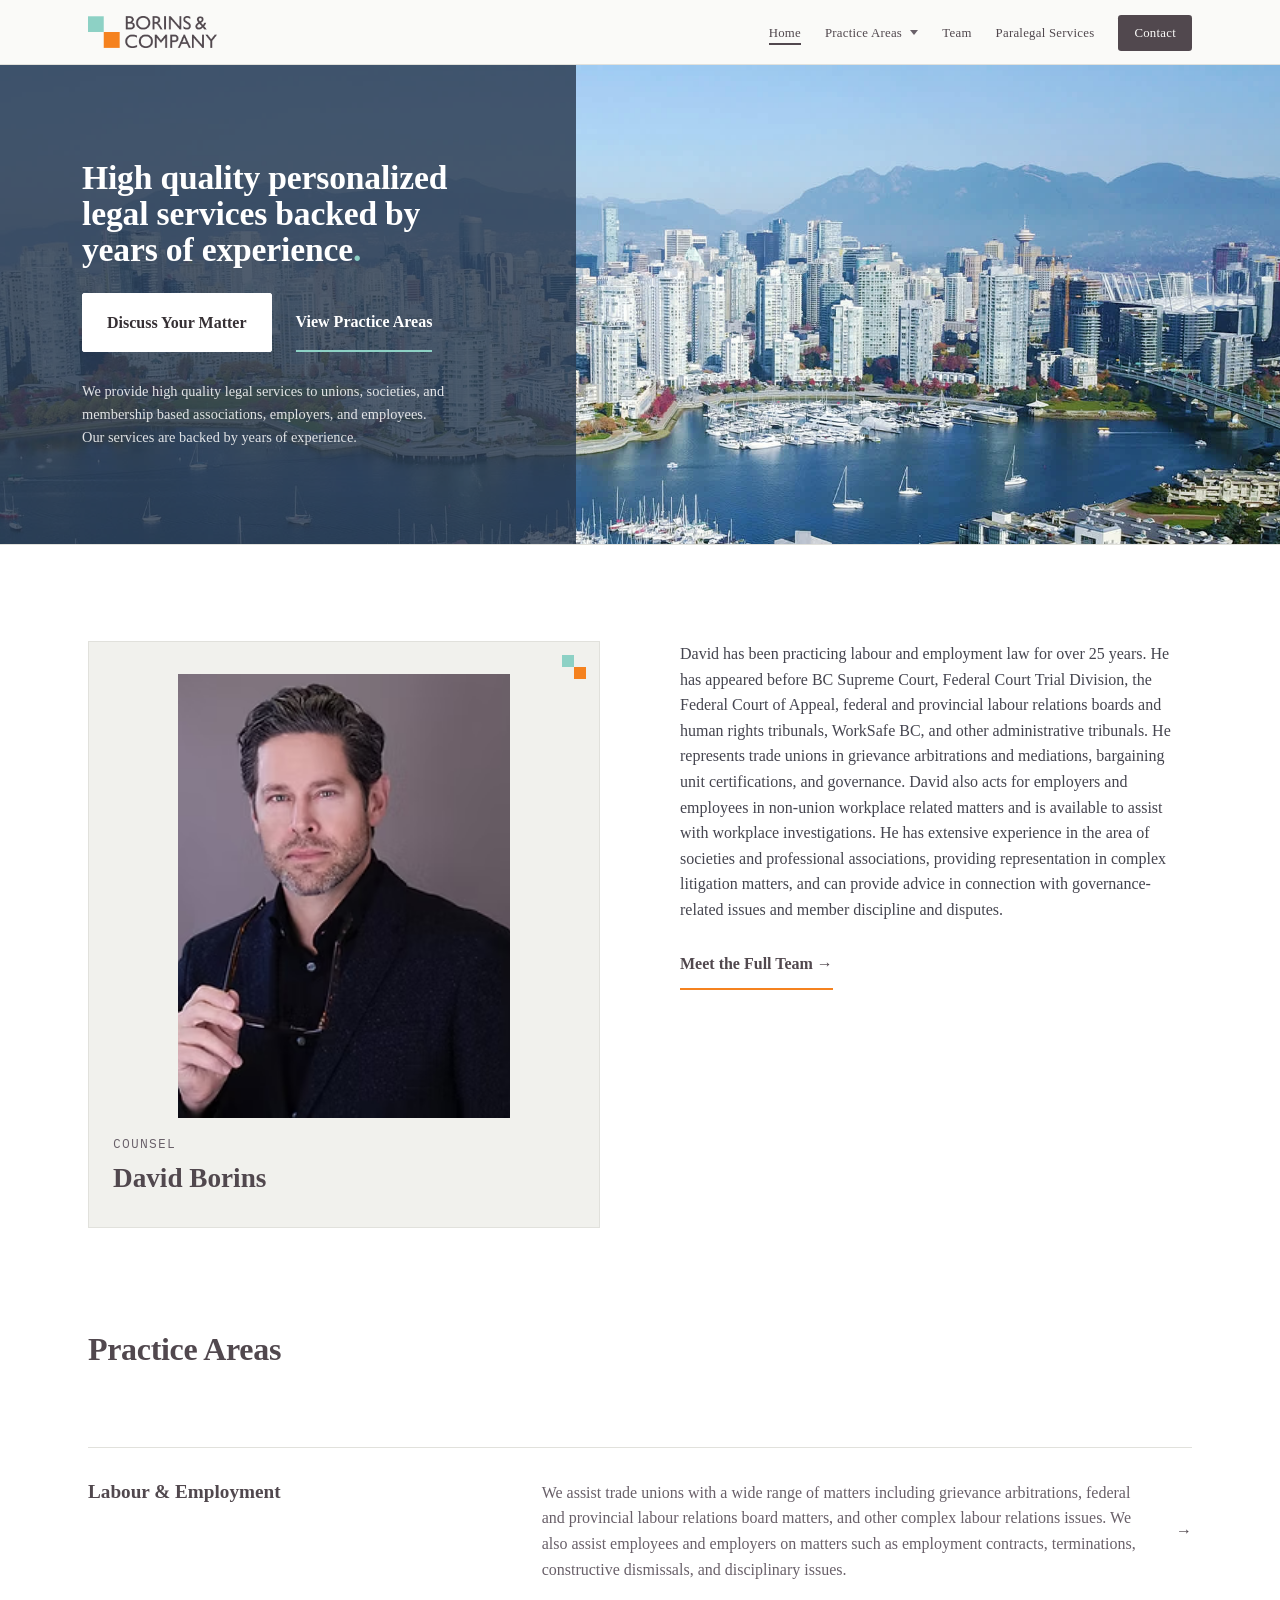
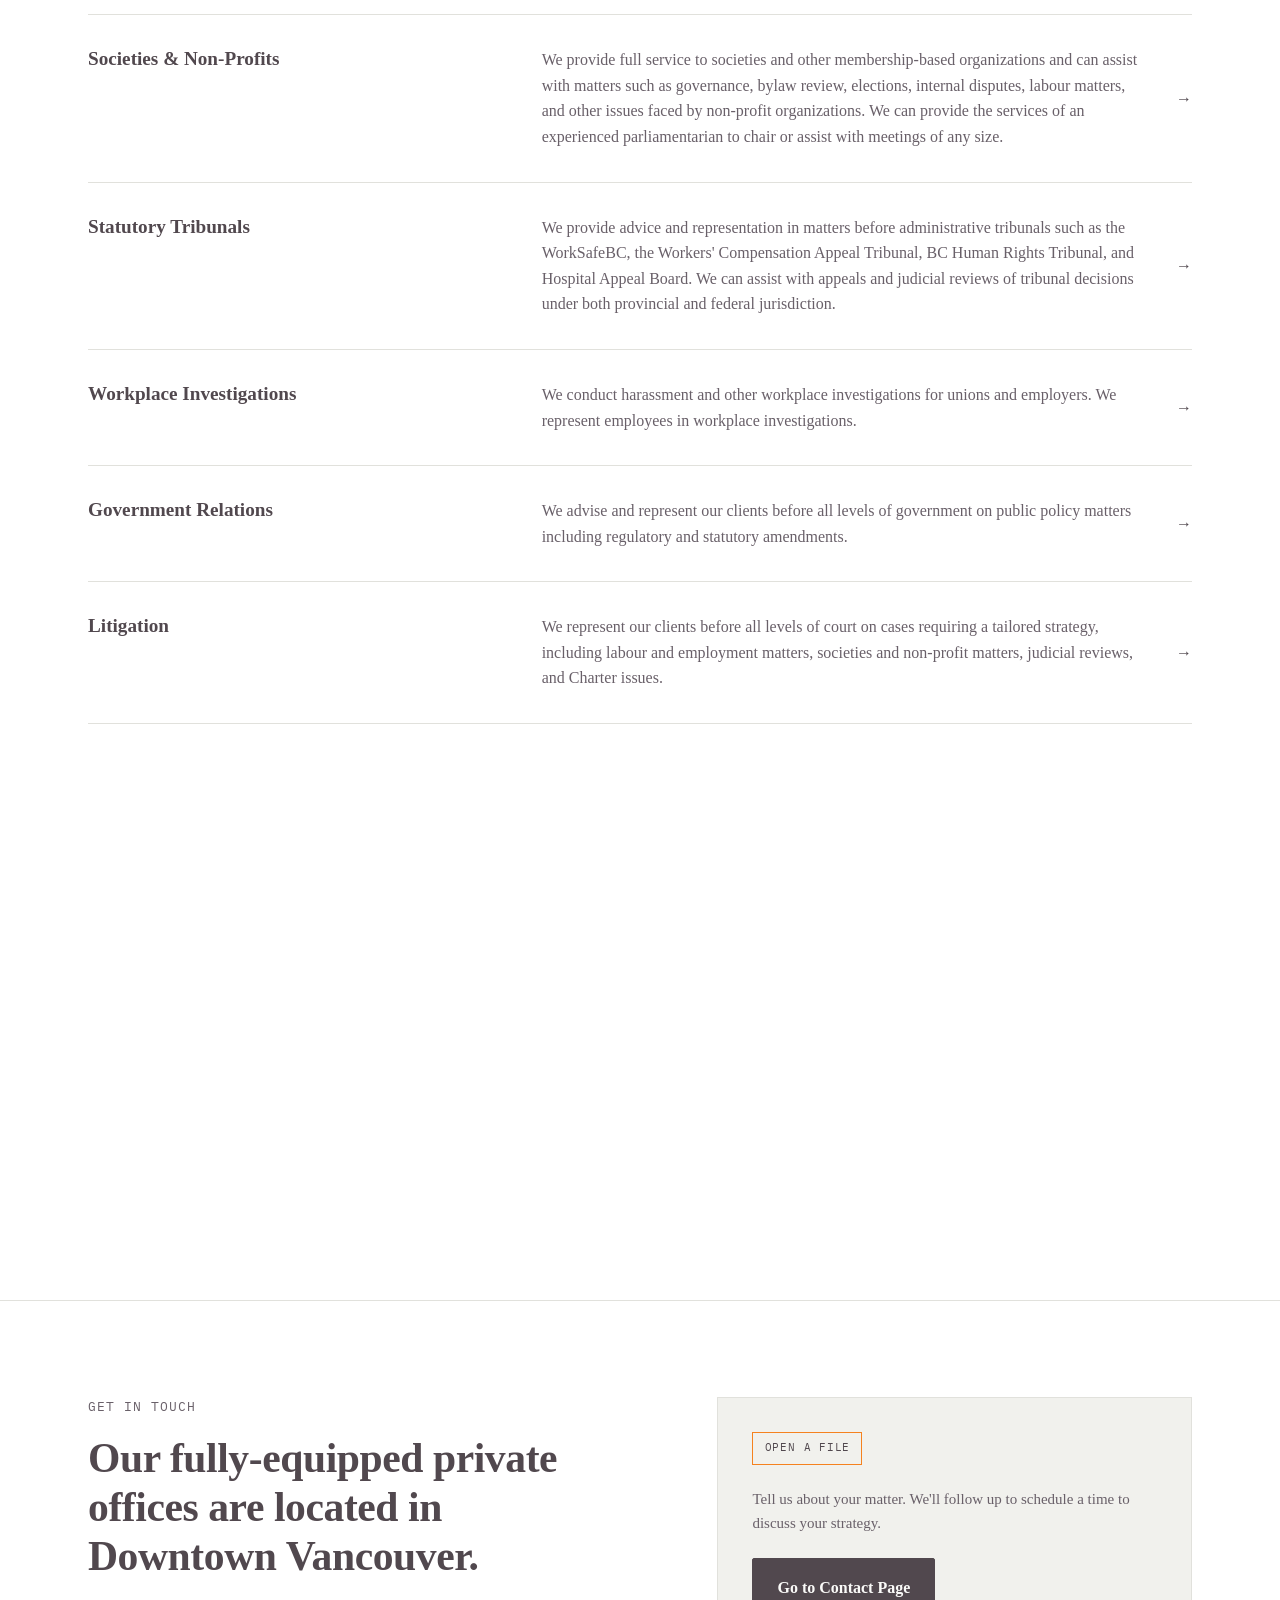
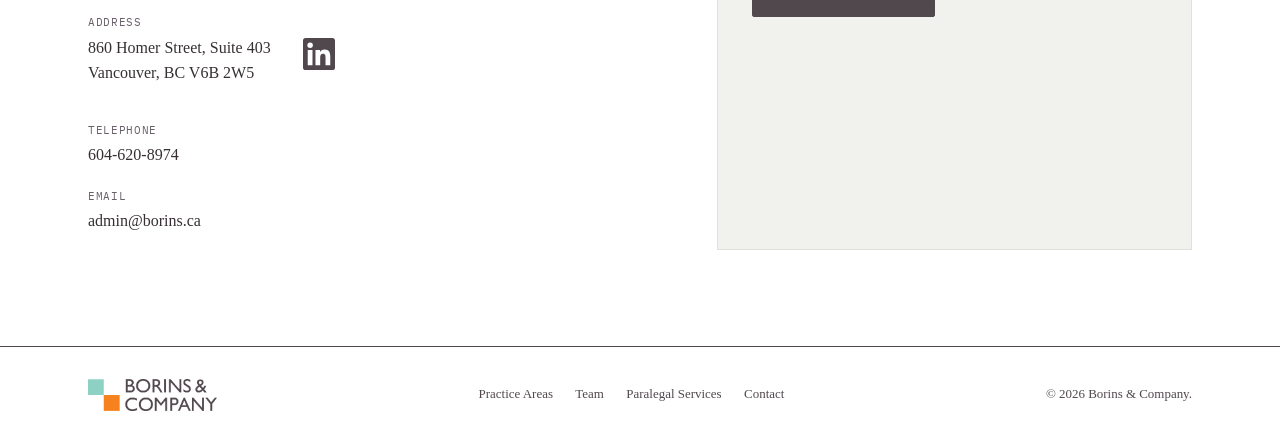
<file: index.html>
<!DOCTYPE html>
<html lang="en">

<head>
  <meta charset="UTF-8">
  <meta name="viewport" content="width=device-width, initial-scale=1.0">
  <script>if("IntersectionObserver" in window)document.documentElement.classList.add("js-anim");</script>
  <title>Borins & Company</title>
  <meta name="description" content="Vancouver based law firm specializing in labour, employment, litigation, non-profits, societies, immigration, and public policy related matters.">
  <link rel="icon" href="/favicon.ico" sizes="any">
  <link rel="icon" type="image/png" href="/Assets/assets-favicon.png">
  <link rel="apple-touch-icon" href="/Assets/assets-favicon.png">
  <link href="https://fonts.googleapis.com/css2?family=IBM+Plex+Mono:wght@400;500&display=swap" rel="stylesheet">
  <link rel="stylesheet" href="styles.css">
</head>

<body>
  <span id="top" aria-hidden="true"></span>
  <header>
    <div class="header-inner">
      <a href="index.html" aria-label="Borins & Company — Home">
        <img src="Assets/assets-logo.png" alt="Borins & Company" class="logo-img">
      </a>
      <nav id="site-nav">
        <ul>
          <li><a href="index.html" class="active">Home</a></li>
          <li class="has-dropdown">
            <a href="practice-areas.html">Practice Areas <span class="caret"></span></a>
            <ul class="dropdown">
              <li><a href="practice-areas.html">Overview</a></li>
              <li><a href="labour-employment.html">Labour & Employment Law</a></li>
              <li><a href="societies-non-profits.html">Societies & Non-Profit Law</a></li>
              <li><a href="statutory-tribunals.html">Statutory Tribunals</a></li>
              <li><a href="workplace-investigations.html">Workplace Investigations</a></li>
              <li><a href="government-relations.html">Government Relations</a></li>
              <li><a href="litigation.html">Litigation</a></li>
            </ul>
          </li>
          <li><a href="team.html">Team</a></li>
          <li><a href="paralegal-services.html">Paralegal Services</a></li>
          <li><a class="nav-contact" href="contact.html">Contact</a></li>
        </ul>
      </nav>
      <button class="nav-toggle" id="nav-toggle" aria-label="Toggle menu" aria-expanded="false">Menu</button>
    </div>
  </header>

  <section class="hero hero-photo">
    <div class="hero-photo-wrap">
      <h1 class="hero-headline">High quality personalized legal services backed by years of experience<span class="accent">.</span></h1>
      <div class="hero-actions">
        <a class="btn-primary hero-btn-primary" href="contact.html">Discuss Your Matter</a>
        <a class="btn-secondary hero-btn-secondary" href="practice-areas.html">View Practice Areas</a>
      </div>
      <p class="hero-subtext">We provide high quality legal services to unions, societies, and membership based associations, employers, and employees. Our services are backed by years of experience.</p>
    </div>
  </section>

  <section id="counsel">
    <div class="wrap counsel">
      <div class="counsel-card">
        <div class="corner-blocks"><div class="c1"></div><div class="c2"></div></div>
        <img src="Assets/David Borins.avif" alt="David Borins" class="counsel-photo">
        <h4 class="role">Counsel</h4>
        <h3>David Borins</h3>
      </div>
      <div class="counsel-body">
        <p>David has been practicing labour and employment law for over 25 years. He has appeared before BC Supreme Court, Federal Court Trial Division, the Federal Court of Appeal, federal and provincial labour relations boards and human rights tribunals, WorkSafe BC, and other administrative tribunals. He represents trade unions in grievance arbitrations and mediations, bargaining unit certifications, and governance. David also acts for employers and employees in non-union workplace related matters and is available to assist with workplace investigations. He has extensive experience in the area of societies and professional associations, providing representation in complex litigation matters, and can provide advice in connection with governance-related issues and member discipline and disputes.</p>
        <div style="margin-top: 28px;">
          <a class="btn-secondary" href="team.html">Meet the Full Team &rarr;</a>
        </div>
      </div>
    </div>
  </section>

  <section id="practice">
    <div class="wrap">
      <div class="section-head">
        <h2>Practice Areas</h2>
      </div>

      <div class="docket-list">

        <a class="docket-row" href="labour-employment.html">
          <h3>Labour &amp; Employment</h3>
          <p class="row-desc">We assist trade unions with a wide range of matters including grievance arbitrations, federal and provincial labour relations board matters, and other complex labour relations issues. We also assist employees and employers on matters such as employment contracts, terminations, constructive dismissals, and disciplinary issues.</p>
          <span class="row-arrow">&rarr;</span>
        </a>

        <a class="docket-row" href="societies-non-profits.html">
          <h3>Societies &amp; Non-Profits</h3>
          <p class="row-desc">We provide full service to societies and other membership-based organizations and can assist with matters such as governance, bylaw review, elections, internal disputes, labour matters, and other issues faced by non-profit organizations. We can provide the services of an experienced parliamentarian to chair or assist with meetings of any size.</p>
          <span class="row-arrow">&rarr;</span>
        </a>

        <a class="docket-row" href="statutory-tribunals.html">
          <h3>Statutory Tribunals</h3>
          <p class="row-desc">We provide advice and representation in matters before administrative tribunals such as the WorkSafeBC, the Workers' Compensation Appeal Tribunal, BC Human Rights Tribunal, and Hospital Appeal Board. We can assist with appeals and judicial reviews of tribunal decisions under both provincial and federal jurisdiction.</p>
          <span class="row-arrow">&rarr;</span>
        </a>

        <a class="docket-row" href="workplace-investigations.html">
          <h3>Workplace Investigations</h3>
          <p class="row-desc">We conduct harassment and other workplace investigations for unions and employers. We represent employees in workplace investigations.</p>
          <span class="row-arrow">&rarr;</span>
        </a>

        <a class="docket-row" href="government-relations.html">
          <h3>Government Relations</h3>
          <p class="row-desc">We advise and represent our clients before all levels of government on public policy matters including regulatory and statutory amendments.</p>
          <span class="row-arrow">&rarr;</span>
        </a>

        <a class="docket-row" href="litigation.html">
          <h3>Litigation</h3>
          <p class="row-desc">We represent our clients before all levels of court on cases requiring a tailored strategy, including labour and employment matters, societies and non-profit matters, judicial reviews, and Charter issues.</p>
          <span class="row-arrow">&rarr;</span>
        </a>

      </div>
      
    </div>
  </section>

  <div class="parallax-divider" aria-hidden="true"></div>

  <section class="contact-section" id="contact">
    <div class="wrap contact-grid">
      
      <div>
        <h4>Get In Touch</h4>
        <h2 style="margin-top:1rem">Our fully-equipped private offices are located in Downtown Vancouver.</h2>
        <div class="contact-detail">
          <div class="contact-detail-row">
            <div>
              <div class="line">
                <span class="lbl">Address</span>
                860 Homer Street, Suite 403<br>Vancouver, BC V6B 2W5
              </div>
            </div>
            <a href="https://www.linkedin.com/company/borins-company/about/" target="_blank" rel="noopener noreferrer" class="linkedin-link" aria-label="Borins &amp; Company on LinkedIn">
              <svg xmlns="http://www.w3.org/2000/svg" viewBox="0 0 24 24" width="32" height="32" aria-hidden="true">
                <path d="M20.447 20.452h-3.554v-5.569c0-1.328-.027-3.037-1.852-3.037-1.853 0-2.136 1.445-2.136 2.939v5.667H9.351V9h3.414v1.561h.046c.477-.9 1.637-1.85 3.37-1.85 3.601 0 4.267 2.37 4.267 5.455v6.286zM5.337 7.433a2.062 2.062 0 0 1-2.063-2.065 2.064 2.064 0 1 1 2.063 2.065zm1.782 13.019H3.555V9h3.564v11.452zM22.225 0H1.771C.792 0 0 .774 0 1.729v20.542C0 23.227.792 24 1.771 24h20.451C23.2 24 24 23.227 24 22.271V1.729C24 .774 23.2 0 22.222 0h.003z"/>
              </svg>
            </a>
          </div>
          <div class="line" style="margin-top:20px;">
            <span class="lbl">Telephone</span>
            604-620-8974
          </div>
          <div class="line" style="margin-top:20px;">
            <span class="lbl">Email</span>
            admin@borins.ca
          </div>
        </div>
      </div>

      <div class="contact-card">
        <h4 class="stamp">Open a File</h4>
        <p>Tell us about your matter. We'll follow up to schedule a time to discuss your strategy.</p>
        <a class="btn-primary" href="contact.html">Go to Contact Page</a>
      </div>
    </div>
  </section>

  <footer>
    <div class="wrap footer-inner">
      <div class="footer-logo">
        <a class="logo-mark" href="index.html" aria-label="Borins & Company — Home">
          <img src="Assets/assets-logo.png" alt="Borins & Company" class="logo-img">
        </a>
      </div>
      <div class="footer-links">
        <a href="practice-areas.html">Practice Areas</a>
        <a href="team.html">Team</a>
        <a href="paralegal-services.html">Paralegal Services</a>
        <a href="contact.html">Contact</a>
      <a class="footer-top-link btn-secondary" href="#top">&uarr; Back to Top</a>
      </div>
      <div class="footer-copyright">
        <span>&copy; 2026 Borins &amp; Company.</span>
      </div>
    </div>
  </footer>

  <script>
    const toggle = document.getElementById('nav-toggle');
    const nav = document.getElementById('site-nav');
    if (toggle) {
      toggle.addEventListener('click', () => {
        const isOpen = nav.classList.toggle('open');
        toggle.setAttribute('aria-expanded', isOpen ? 'true' : 'false');
      });
    }
    // In the vertical (mobile) menu, tapping "Practice Areas" expands its
    // submenu instead of navigating to the overview page. On wider screens the
    // menu is horizontal, so the link navigates normally. The breakpoint here
    // must match the CSS breakpoint (54rem) where the nav becomes vertical.
    document.querySelectorAll('.has-dropdown > a').forEach((link) => {
      link.addEventListener('click', (e) => {
        if (window.matchMedia('(max-width: 54rem)').matches) {
          e.preventDefault();
          link.parentElement.classList.toggle('open');
        }
      });
    });
  </script>
<script>
    // Footer "Back to Top" — smooth-scroll to the top of the current page.
    document.querySelectorAll(".footer-top-link").forEach(function (a) {
      a.addEventListener("click", function (e) {
        e.preventDefault();
        window.scrollTo({ top: 0, behavior: "smooth" });
      });
    });
  </script>
<script>
    // Staggered slide-in reveal for the practice-area rows.
    (function () {
      var rows = document.querySelectorAll(".docket-list .docket-row");
      if (!rows.length) return;
      var reduce = window.matchMedia("(prefers-reduced-motion: reduce)").matches;
      if (reduce || !("IntersectionObserver" in window)) {
        rows.forEach(function (row) { row.classList.add("is-visible"); });
        return;
      }
      var anyFired = false;
      var io = new IntersectionObserver(function (entries) {
        anyFired = true;
        entries.forEach(function (e) {
          if (!e.isIntersecting) return;
          var el = e.target, i = Array.prototype.indexOf.call(rows, el);
          setTimeout(function () { el.classList.add("is-visible"); }, i * 90);
          io.unobserve(el);
        });
      }, { threshold: 0.12, rootMargin: "0px 0px -8% 0px" });
      rows.forEach(function (row) { io.observe(row); });
      // Safety net: if the observer never delivers a callback (rare edge
      // cases), reveal every row so content is never left hidden.
      setTimeout(function () {
        if (!anyFired) rows.forEach(function (row) { row.classList.add("is-visible"); });
      }, 2500);
    })();
  </script>
</body>
</html>
</file>
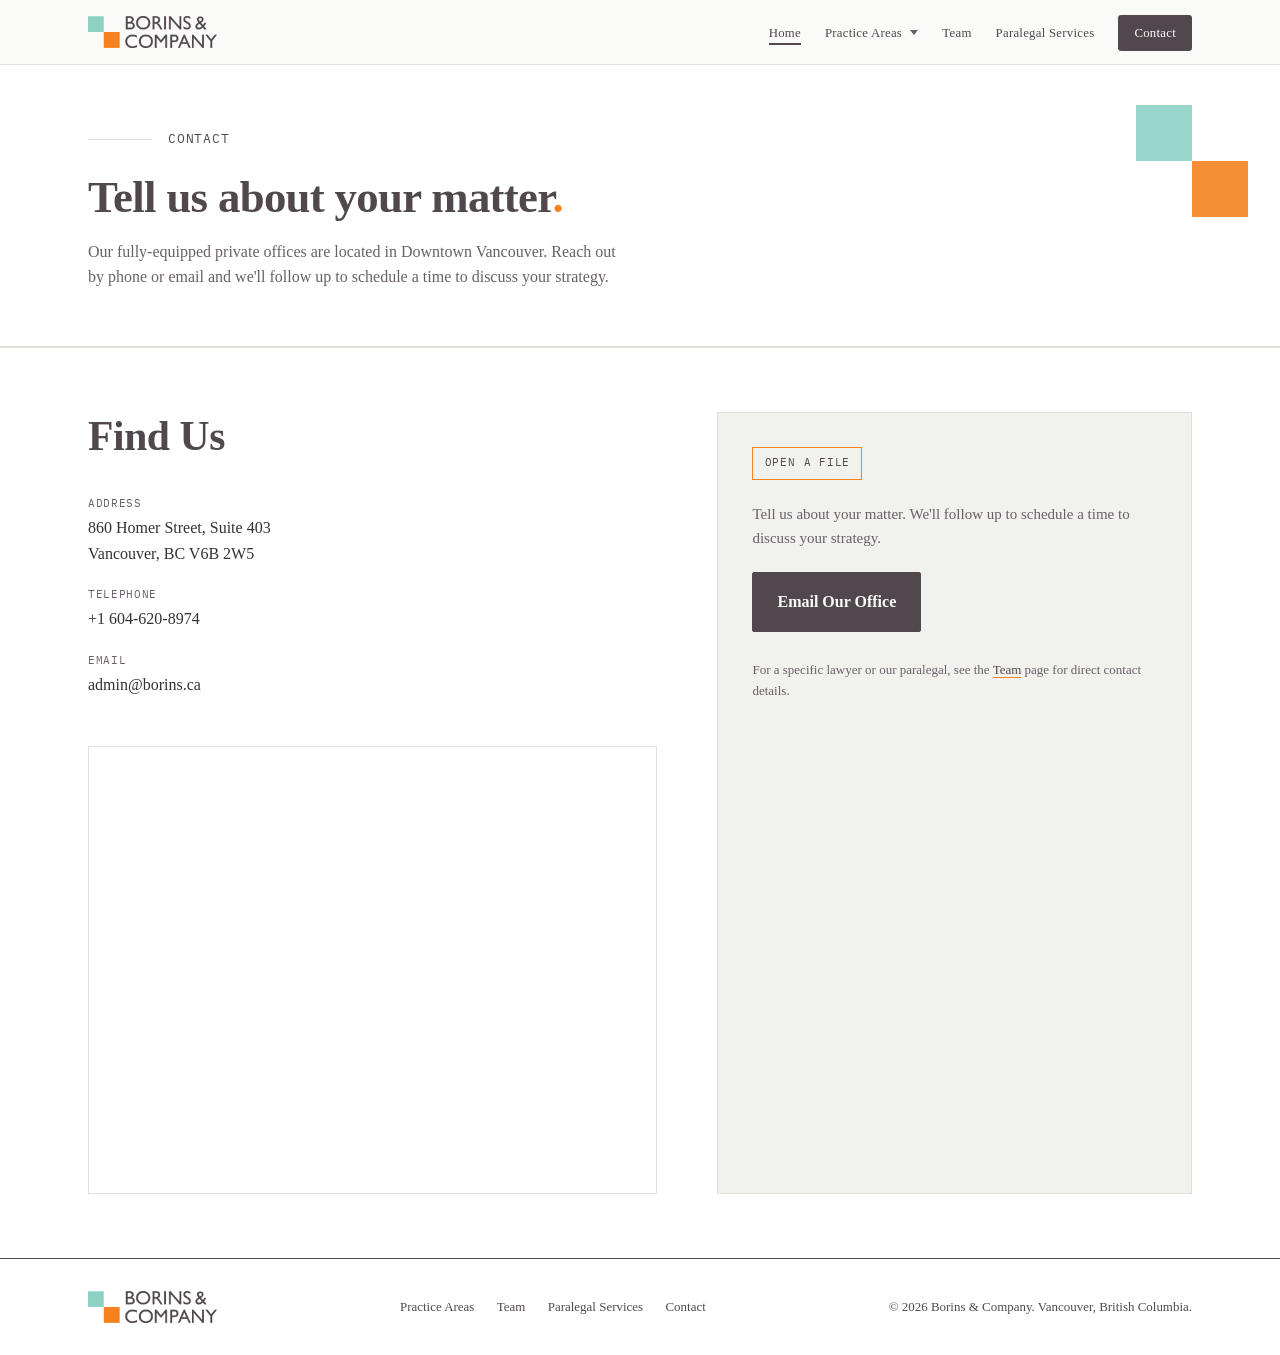
<file: contact.html>
<!DOCTYPE html>
<html lang="en">
  
<head>
  <meta charset="UTF-8">
  <meta name="viewport" content="width=device-width, initial-scale=1.0">
  <title>Borins & Company</title>
  <meta name="description" content="Vancouver based law firm specializing in labour, employment, litigation, non-profits, societies, immigration, and public policy related matters.">
  <link rel="icon" href="/favicon.ico" sizes="any">
  <link rel="icon" type="image/png" href="/Assets/assets-favicon.png">
  <link rel="apple-touch-icon" href="/Assets/assets-favicon.png">
  <link href="https://fonts.googleapis.com/css2?family=IBM+Plex+Mono:wght@400;500&display=swap" rel="stylesheet">
  <link rel="stylesheet" href="styles.css">
</head>

<body>
  <span id="top" aria-hidden="true"></span>
  <header>
    <div class="header-inner">
      <a href="index.html" aria-label="Borins & Company — Home">
        <img src="Assets/assets-logo.png" alt="Borins & Company" class="logo-img">
      </a>
      <nav id="site-nav">
        <ul>
          <li><a href="index.html" class="active">Home</a></li>
          <li class="has-dropdown">
            <a>Practice Areas <span class="caret"></span></a>
            <ul class="dropdown">
              <li><a href="practice-areas.html">Overview</a></li>
              <li><a href="labour-employment.html">Labour & Employment Law</a></li>
              <li><a href="societies-non-profits.html">Societies & Non-Profit Law</a></li>
              <li><a href="statutory-tribunals.html">Statutory Tribunals</a></li>
              <li><a href="workplace-investigations.html">Workplace Investigations</a></li>
              <li><a href="government-relations.html">Government Relations</a></li>
              <li><a href="litigation.html">Litigation</a></li>
            </ul>
          </li>
          <li><a href="team.html">Team</a></li>
          <li><a href="paralegal-services.html">Paralegal Services</a></li>
          <li><a class="nav-contact" href="contact.html">Contact</a></li>
        </ul>
      </nav>
      <button class="nav-toggle" id="nav-toggle" aria-label="Toggle menu" aria-expanded="false">Menu</button>
    </div>
  </header>

<section class="page-hero">
  <div class="page-hero-blocks"><div class="hb1"></div><div class="hb2"></div></div>
  <div class="wrap">
    <div class="docket"><span class="rule"></span><span>Contact</span></div>
    <h1>Tell us about your matter<span class="accent">.</span></h1>
    <p class="lede">Our fully-equipped private offices are located in Downtown Vancouver. Reach out by phone or email and we'll follow up to schedule a time to discuss your strategy.</p>
  </div>
</section>

<section class="contact-section tight">
  <div class="wrap contact-grid">
    <div>
      <h2>Find Us</h2>
      <div class="contact-detail">
        <div class="line">
          <h4 class="lbl">Address</h4>
          860 Homer Street, Suite 403<br>Vancouver, BC V6B 2W5
        </div>
        <div class="line" style="margin-top:20px;">
          <h4 class="lbl">Telephone</h4>
          +1 604-620-8974
        </div>
        <div class="line" style="margin-top:20px;">
          <h4 class="lbl">Email</h4>
          admin@borins.ca
        </div>
      </div>

      <div class="map-frame">
        <iframe
          src="https://www.google.com/maps?q=860+Homer+Street+Suite+403+Vancouver+BC+V6B+2W5&output=embed"
          loading="lazy"
          referrerpolicy="no-referrer-when-downgrade"
          title="Borins & Company office location">
        </iframe>
      </div>
    </div>

    <div class="contact-card">
      <span class="stamp">Open a File</span>
      <p>Tell us  about your matter. We'll follow up to schedule a time to discuss your strategy.</p>
      <a class="btn-primary" href="mailto:admin@borins.ca?cc=dborins@borins.ca&amp;subject=New%20Client%20Inquiry">Email Our Office</a>
      <p style="margin-top: 28px; font-size: 13px;">For a specific lawyer or our paralegal, see the <a href="team.html" style="color: var(--slate); border-bottom: 1px solid var(--orange);">Team</a> page for direct contact details.</p>
    </div>
  </div>
</section>
<footer>
  <div class="wrap footer-inner">
    <div>
        <a class="logo-mark" href="index.html" aria-label="Borins & Company — Home">
          <img src="Assets/assets-logo.png" alt="Borins & Company" class="logo-img">
        </a>
      </div>
    <div class="footer-links">
      <a href="practice-areas.html">Practice Areas</a>
      <a href="team.html">Team</a>
      <a href="paralegal-services.html">Paralegal Services</a>
      <a href="contact.html">Contact</a>
      <a class="footer-top-link btn-secondary" href="#top">&uarr; Back to Top</a>
    </div>
    <div>&copy; 2026 Borins &amp; Company. Vancouver, British Columbia.</div>
  </div>
</footer>

<script>
  const toggle = document.getElementById('nav-toggle');
  const nav = document.getElementById('site-nav');
  if (toggle) {
    toggle.addEventListener('click', () => {
      const isOpen = nav.classList.toggle('open');
      toggle.setAttribute('aria-expanded', isOpen ? 'true' : 'false');
    });
  }
  // On small screens, tapping "Practice Areas" expands its submenu
  // instead of navigating away, since hover doesn't apply on touch.
  document.querySelectorAll('.has-dropdown > a').forEach((link) => {
    link.addEventListener('click', (e) => {
      if (window.matchMedia('(max-width: 920px)').matches) {
        e.preventDefault();
        link.parentElement.classList.toggle('open');
      }
    });
  });
</script>
<script>
    // Footer "Back to Top" — smooth-scroll to the top of the current page.
    document.querySelectorAll(".footer-top-link").forEach(function (a) {
      a.addEventListener("click", function (e) {
        e.preventDefault();
        window.scrollTo({ top: 0, behavior: "smooth" });
      });
    });
  </script>
</body>
</html>
</file>
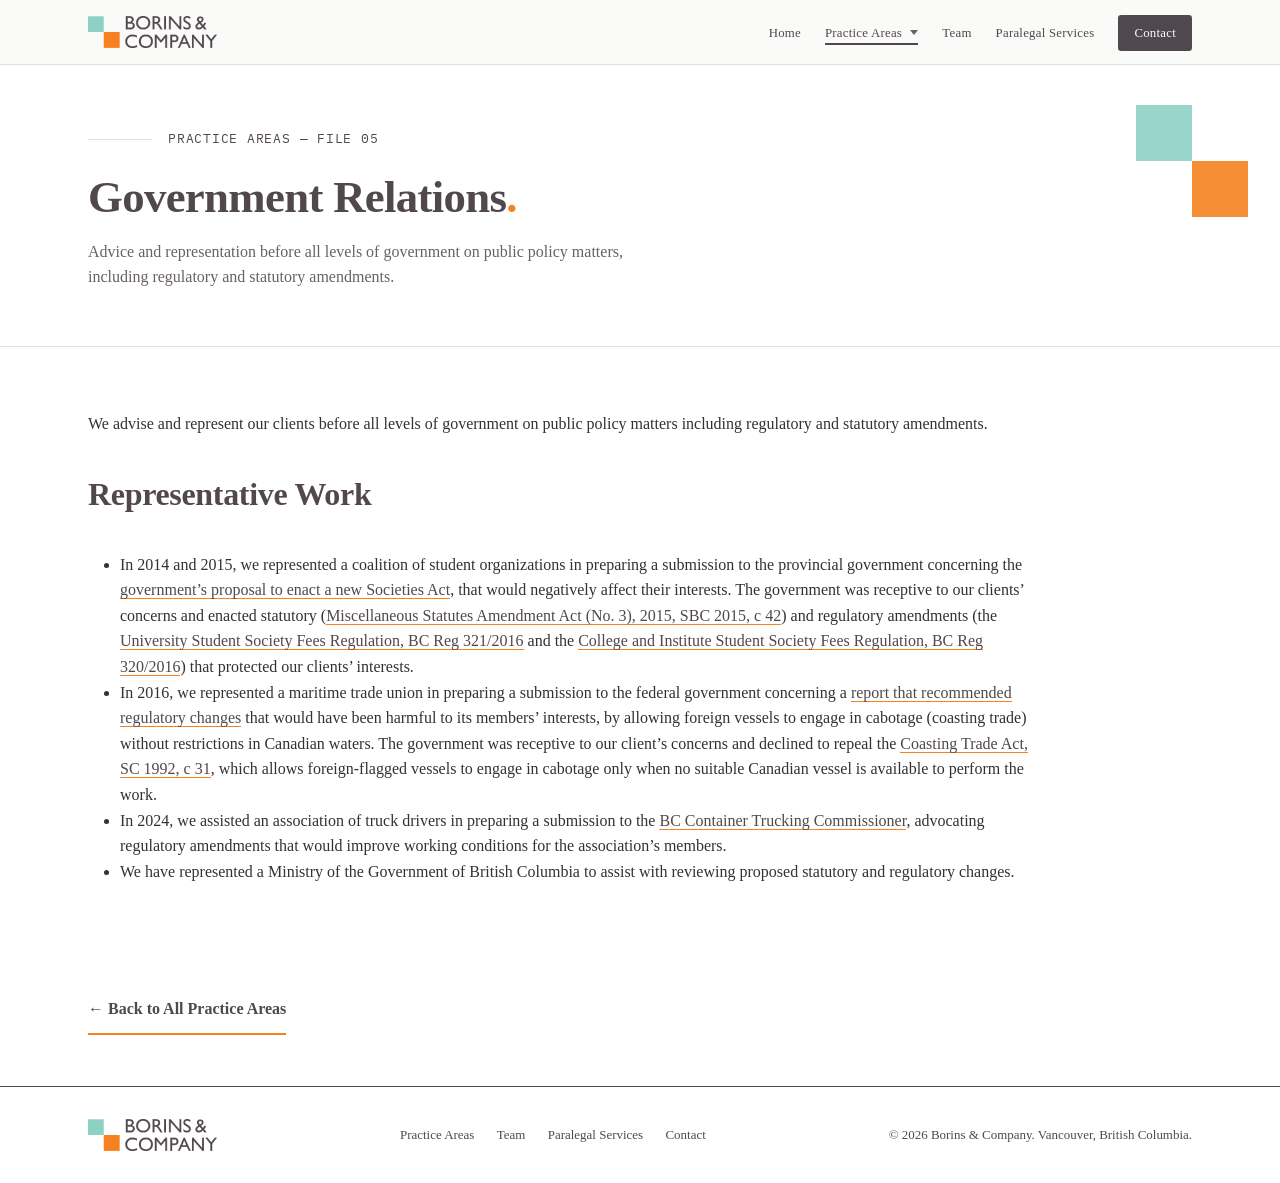
<file: government-relations.html>
<!DOCTYPE html>
<html lang="en">
  
<head>
  <meta charset="UTF-8">
  <meta name="viewport" content="width=device-width, initial-scale=1.0">
  <title>Borins & Company</title>
  <meta name="description" content="Vancouver based law firm specializing in labour, employment, litigation, non-profits, societies, immigration, and public policy related matters.">
  <link rel="icon" href="/favicon.ico" sizes="any">
  <link rel="icon" type="image/png" href="/Assets/assets-favicon.png">
  <link rel="apple-touch-icon" href="/Assets/assets-favicon.png">
  <link href="https://fonts.googleapis.com/css2?family=IBM+Plex+Mono:wght@400;500&display=swap" rel="stylesheet">
  <link rel="stylesheet" href="styles.css">
</head>

<body>
  <span id="top" aria-hidden="true"></span>
  <header>
    <div class="header-inner">
      <a href="index.html" aria-label="Borins & Company — Home">
        <img src="Assets/assets-logo.png" alt="Borins & Company" class="logo-img">
      </a>
      <nav id="site-nav">
        <ul>
          <li><a href="index.html">Home</a></li>
          <li class="has-dropdown">
            <a class="active">Practice Areas <span class="caret"></span></a>
            <ul class="dropdown">
              <li><a href="practice-areas.html">Overview</a></li>
              <li><a href="labour-employment.html">Labour & Employment Law</a></li>
              <li><a href="societies-non-profits.html">Societies & Non-Profit Law</a></li>
              <li><a href="statutory-tribunals.html">Statutory Tribunals</a></li>
              <li><a href="workplace-investigations.html">Workplace Investigations</a></li>
              <li><a href="government-relations.html">Government Relations</a></li>
              <li><a href="litigation.html">Litigation</a></li>
            </ul>
          </li>
          <li><a href="team.html">Team</a></li>
          <li><a href="paralegal-services.html">Paralegal Services</a></li>
          <li><a class="nav-contact" href="contact.html">Contact</a></li>
        </ul>
      </nav>
      <button class="nav-toggle" id="nav-toggle" aria-label="Toggle menu" aria-expanded="false">Menu</button>
    </div>
  </header>

<section class="page-hero">
  <div class="page-hero-blocks"><div class="hb1"></div><div class="hb2"></div></div>
  <div class="wrap">
    <div class="docket"><span class="rule"></span><span>Practice Areas &mdash; File 05</span></div>
    <h1>Government Relations<span class="accent">.</span></h1>
    <p class="lede">Advice and representation before all levels of government on public policy matters, including regulatory and statutory amendments.</p>
  </div>
</section>

<section class="tight">
  <div class="wrap">
    <div class="linked-body">
      <p style="margin-bottom: 2rem;">We advise and represent our clients before all levels of government on public policy matters including regulatory and statutory amendments.</p>
      <h2 style="margin-bottom: 2rem;">Representative Work</h2>
      <ul style="margin-left: 2rem;">
        <li>In 2014 and 2015, we represented a coalition of student organizations in preparing a submission to the provincial government concerning the <a href="https://societiesact.ca/wp-content/uploads/2018/11/SocietyActWhitePaperArchived.pdf" target="blank" rel="noopener">government’s proposal to enact a new Societies Act</a>,  that would negatively affect their interests. The government was receptive to our clients’ concerns and enacted statutory (<a href="https://www.leg.bc.ca/parliamentary-business/overview/40th-parliament/4th-session/file/votes/progress-of-bills.htm" target="blank" rel="noopener">Miscellaneous Statutes Amendment Act (No. 3), 2015, SBC 2015, c 42</a>) and regulatory amendments (the <a href="https://www.canlii.org/en/bc/laws/regu/bc-reg-321-2016/latest/bc-reg-321-2016.html" target="blank" rel="noopener">University Student Society Fees Regulation, BC Reg 321/2016</a> and the <a href="https://www.canlii.org/en/bc/laws/regu/bc-reg-320-2016/latest/bc-reg-320-2016.html" target="blank" rel="noopener">College and Institute Student Society Fees Regulation, BC Reg 320/2016</a>) that protected our clients’ interests.</li>
        <li>In 2016, we represented a maritime trade union in preparing a submission to the federal government concerning a <a href="https://tc.canada.ca/en/corporate-services/acts-regulations/canada-transportation-act-review-report"  target="blank" rel="noopener">report that recommended regulatory changes</a> that would have been harmful to its members’ interests, by allowing foreign vessels to engage in cabotage (coasting trade) without restrictions in Canadian waters. The government was receptive to our client’s concerns and declined to repeal the <a href="https://lois.justice.gc.ca/eng/acts/C-33.3/index.html" target="blank" rel="noopener">Coasting Trade Act, SC 1992, c 31</a>, which allows foreign-flagged vessels to engage in cabotage only when no suitable Canadian vessel is available to perform the work.</li>
        <li>In 2024, we assisted an association of truck drivers in preparing a submission to the <a href="https://obcctc.ca/" target="blank" rel="noopener">BC Container Trucking Commissioner</a>, advocating regulatory amendments that would improve working conditions for the association’s members.</li>
        <li>We have represented a Ministry of the Government of British Columbia to assist with reviewing proposed statutory and regulatory changes.</li>
      </ul>
    </div>
    <div style="margin-top: 7rem;">
      <a class="btn-secondary" href="practice-areas.html">&larr; Back to All Practice Areas</a>
    </div>
  </div>
</section>
<footer>
  <div class="wrap footer-inner">
    <div>
      <a class="logo-mark" href="index.html" aria-label="Borins & Company — Home">
        <img src="Assets/assets-logo.png" alt="Borins & Company" class="logo-img">
      </a>
    </div>
    <div class="footer-links">
      <a href="practice-areas.html">Practice Areas</a>
      <a href="team.html">Team</a>
      <a href="paralegal-services.html">Paralegal Services</a>
      <a href="contact.html">Contact</a>
      <a class="footer-top-link btn-secondary" href="#top">&uarr; Back to Top</a>
    </div>
    <div>&copy; 2026 Borins &amp; Company. Vancouver, British Columbia.</div>
  </div>
</footer>

<script>
  const toggle = document.getElementById('nav-toggle');
  const nav = document.getElementById('site-nav');
  if (toggle) {
    toggle.addEventListener('click', () => {
      const isOpen = nav.classList.toggle('open');
      toggle.setAttribute('aria-expanded', isOpen ? 'true' : 'false');
    });
  }
  // On small screens, tapping "Practice Areas" expands its submenu
  // instead of navigating away, since hover doesn't apply on touch.
  document.querySelectorAll('.has-dropdown > a').forEach((link) => {
    link.addEventListener('click', (e) => {
      if (window.matchMedia('(max-width: 920px)').matches) {
        e.preventDefault();
        link.parentElement.classList.toggle('open');
      }
    });
  });
</script>
<script>
    // Footer "Back to Top" — smooth-scroll to the top of the current page.
    document.querySelectorAll(".footer-top-link").forEach(function (a) {
      a.addEventListener("click", function (e) {
        e.preventDefault();
        window.scrollTo({ top: 0, behavior: "smooth" });
      });
    });
  </script>
</body>
</html>
</file>
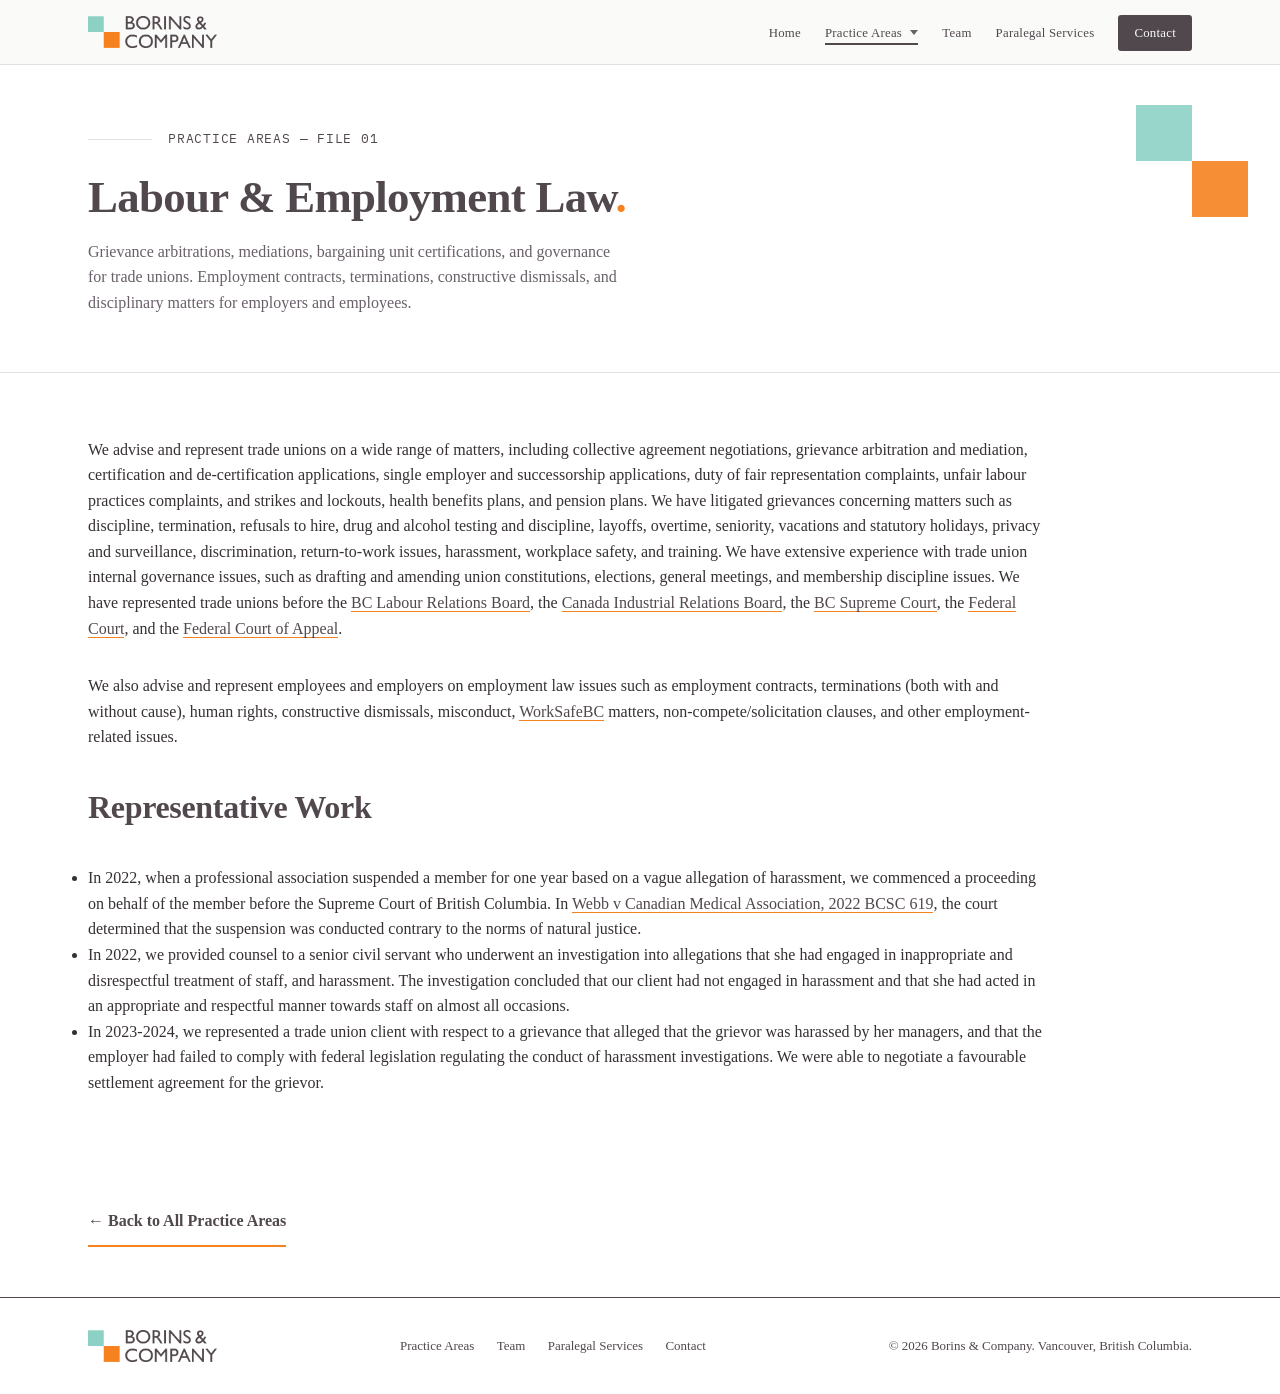
<file: labour-employment.html>
<!DOCTYPE html>
<html lang="en">
  
<head>
  <meta charset="UTF-8">
  <meta name="viewport" content="width=device-width, initial-scale=1.0">
  <title>Borins & Company</title>
  <meta name="description" content="Vancouver based law firm specializing in labour, employment, litigation, non-profits, societies, immigration, and public policy related matters.">
  <link rel="icon" href="/favicon.ico" sizes="any">
  <link rel="icon" type="image/png" href="/Assets/assets-favicon.png">
  <link rel="apple-touch-icon" href="/Assets/assets-favicon.png">
  <link href="https://fonts.googleapis.com/css2?family=IBM+Plex+Mono:wght@400;500&display=swap" rel="stylesheet">
  <link rel="stylesheet" href="styles.css">
</head>

<body>
  <span id="top" aria-hidden="true"></span>
  <header>
    <div class="header-inner">
      <a href="index.html" aria-label="Borins & Company — Home">
        <img src="Assets/assets-logo.png" alt="Borins & Company" class="logo-img">
      </a>
      <nav id="site-nav">
        <ul>
          <li><a href="index.html">Home</a></li>
          <li class="has-dropdown">
            <a class="active">Practice Areas <span class="caret"></span></a>
            <ul class="dropdown">
              <li><a href="practice-areas.html">Overview</a></li>
              <li><a href="labour-employment.html">Labour & Employment Law</a></li>
              <li><a href="societies-non-profits.html">Societies & Non-Profit Law</a></li>
              <li><a href="statutory-tribunals.html">Statutory Tribunals</a></li>
              <li><a href="workplace-investigations.html">Workplace Investigations</a></li>
              <li><a href="government-relations.html">Government Relations</a></li>
              <li><a href="litigation.html">Litigation</a></li>
            </ul>
          </li>
          <li><a href="team.html">Team</a></li>
          <li><a href="paralegal-services.html">Paralegal Services</a></li>
          <li><a class="nav-contact" href="contact.html">Contact</a></li>
        </ul>
      </nav>
      <button class="nav-toggle" id="nav-toggle" aria-label="Toggle menu" aria-expanded="false">Menu</button>
    </div>
  </header>

  <section class="page-hero">
    <div class="page-hero-blocks"><div class="hb1"></div><div class="hb2"></div></div>
    <div class="wrap">
      <div class="docket"><span class="rule"></span><span>Practice Areas &mdash; File 01</span></div>
      <h1>Labour & Employment Law<span class="accent">.</span></h1>
      <p class="lede">Grievance arbitrations, mediations, bargaining unit certifications, and governance for trade unions. Employment contracts, terminations, constructive dismissals, and disciplinary matters for employers and employees.</p>
    </div>
  </section>

  <section class="tight">
    <div class="wrap">
      <div class="linked-body">
        <p>We advise and represent trade unions on a wide range of matters, including collective agreement negotiations, grievance arbitration and mediation, certification and de-certification applications, single employer and successorship applications, duty of fair representation complaints, unfair labour practices complaints, and strikes and lockouts, health benefits plans, and pension plans. We have litigated grievances concerning matters such as discipline, termination, refusals to hire, drug and alcohol testing and discipline, layoffs, overtime, seniority, vacations and statutory holidays, privacy and surveillance, discrimination, return-to-work issues, harassment, workplace safety, and training. We have extensive experience with trade union internal governance issues, such as drafting and amending union constitutions, elections, general meetings, and membership discipline issues. We have represented trade unions before the <a href="https://www.lrb.bc.ca" target="_blank" rel="noopener">BC Labour Relations Board</a>, the <a href="https://cirb-ccri.gc.ca/en" target="_blank" rel="noopener">Canada Industrial Relations Board</a>, the <a href="https://www.bccourts.ca/supreme_court/" target="_blank" rel="noopener">BC Supreme Court</a>, the <a href="https://www.fct-cf.gc.ca/en/home" target="_blank" rel="noopener">Federal Court</a>, and the <a href="https://www.fca-caf.ca/en/home" target="_blank" rel="noopener">Federal Court of Appeal</a>.</p>
        <p style="margin: 2rem 0;">We also advise and represent employees and employers on employment law issues such as employment contracts, terminations (both with and without cause), human rights, constructive dismissals, misconduct, <a href="https://www.worksafebc.com/en" target="_blank" rel="noopener">WorkSafeBC</a> matters, non-compete/solicitation clauses, and other employment-related issues.</p>
        <h2 style="margin-bottom: 2rem;">Representative Work</h2>
        <ul>
          <li>In 2022, when a professional association suspended a member for one year based on a vague allegation of harassment, we commenced a proceeding on behalf of the member before the Supreme Court of British Columbia. In <a href="https://www.canlii.org/en/bc/bcsc/doc/2022/2022bcsc619/2022bcsc619.html" target="blank" rel="noopener">Webb v Canadian Medical Association, 2022 BCSC 619</a>, the court determined that the suspension was conducted contrary to the norms of natural justice.</li>
          <li>In 2022, we provided counsel to a senior civil servant who underwent an investigation into allegations that she had engaged in inappropriate and disrespectful treatment of staff, and harassment. The investigation concluded that our client had not engaged in harassment and that she had acted in an appropriate and respectful manner towards staff on almost all occasions.</li>
          <li>In 2023-2024, we represented a trade union client with respect to a grievance that alleged that the grievor was harassed by her managers, and that the employer had failed to comply with federal legislation regulating the conduct of harassment investigations. We were able to negotiate a favourable settlement agreement for the grievor.</li>
        </ul>
      </div>
      <div style="margin-top: 7rem;">
        <a class="btn-secondary" href="practice-areas.html">&larr; Back to All Practice Areas</a>
      </div>
    </div>
  </section>

  <footer>
    <div class="wrap footer-inner">
      <div>
        <a class="logo-mark" href="index.html" aria-label="Borins & Company — Home">
          <img src="Assets/assets-logo.png" alt="Borins & Company" class="logo-img">
        </a>
      </div>
      <div class="footer-links">
        <a href="practice-areas.html">Practice Areas</a>
        <a href="team.html">Team</a>
        <a href="paralegal-services.html">Paralegal Services</a>
        <a href="contact.html">Contact</a>
      <a class="footer-top-link btn-secondary" href="#top">&uarr; Back to Top</a>
      </div>
      <div>&copy; 2026 Borins &amp; Company. Vancouver, British Columbia.</div>
    </div>
  </footer>

  <script>
    const toggle = document.getElementById('nav-toggle');
    const nav = document.getElementById('site-nav');
    if (toggle) {
      toggle.addEventListener('click', () => {
        const isOpen = nav.classList.toggle('open');
        toggle.setAttribute('aria-expanded', isOpen ? 'true' : 'false');
      });
    }
    // On small screens, tapping "Practice Areas" expands its submenu
    // instead of navigating away, since hover doesn't apply on touch.
    document.querySelectorAll('.has-dropdown > a').forEach((link) => {
      link.addEventListener('click', (e) => {
        if (window.matchMedia('(max-width: 920px)').matches) {
          e.preventDefault();
          link.parentElement.classList.toggle('open');
        }
      });
    });
  </script>
  <script>
    // Footer "Back to Top" — smooth-scroll to the top of the current page.
    document.querySelectorAll(".footer-top-link").forEach(function (a) {
      a.addEventListener("click", function (e) {
        e.preventDefault();
        window.scrollTo({ top: 0, behavior: "smooth" });
      });
    });
  </script>
</body>
</html>
</file>
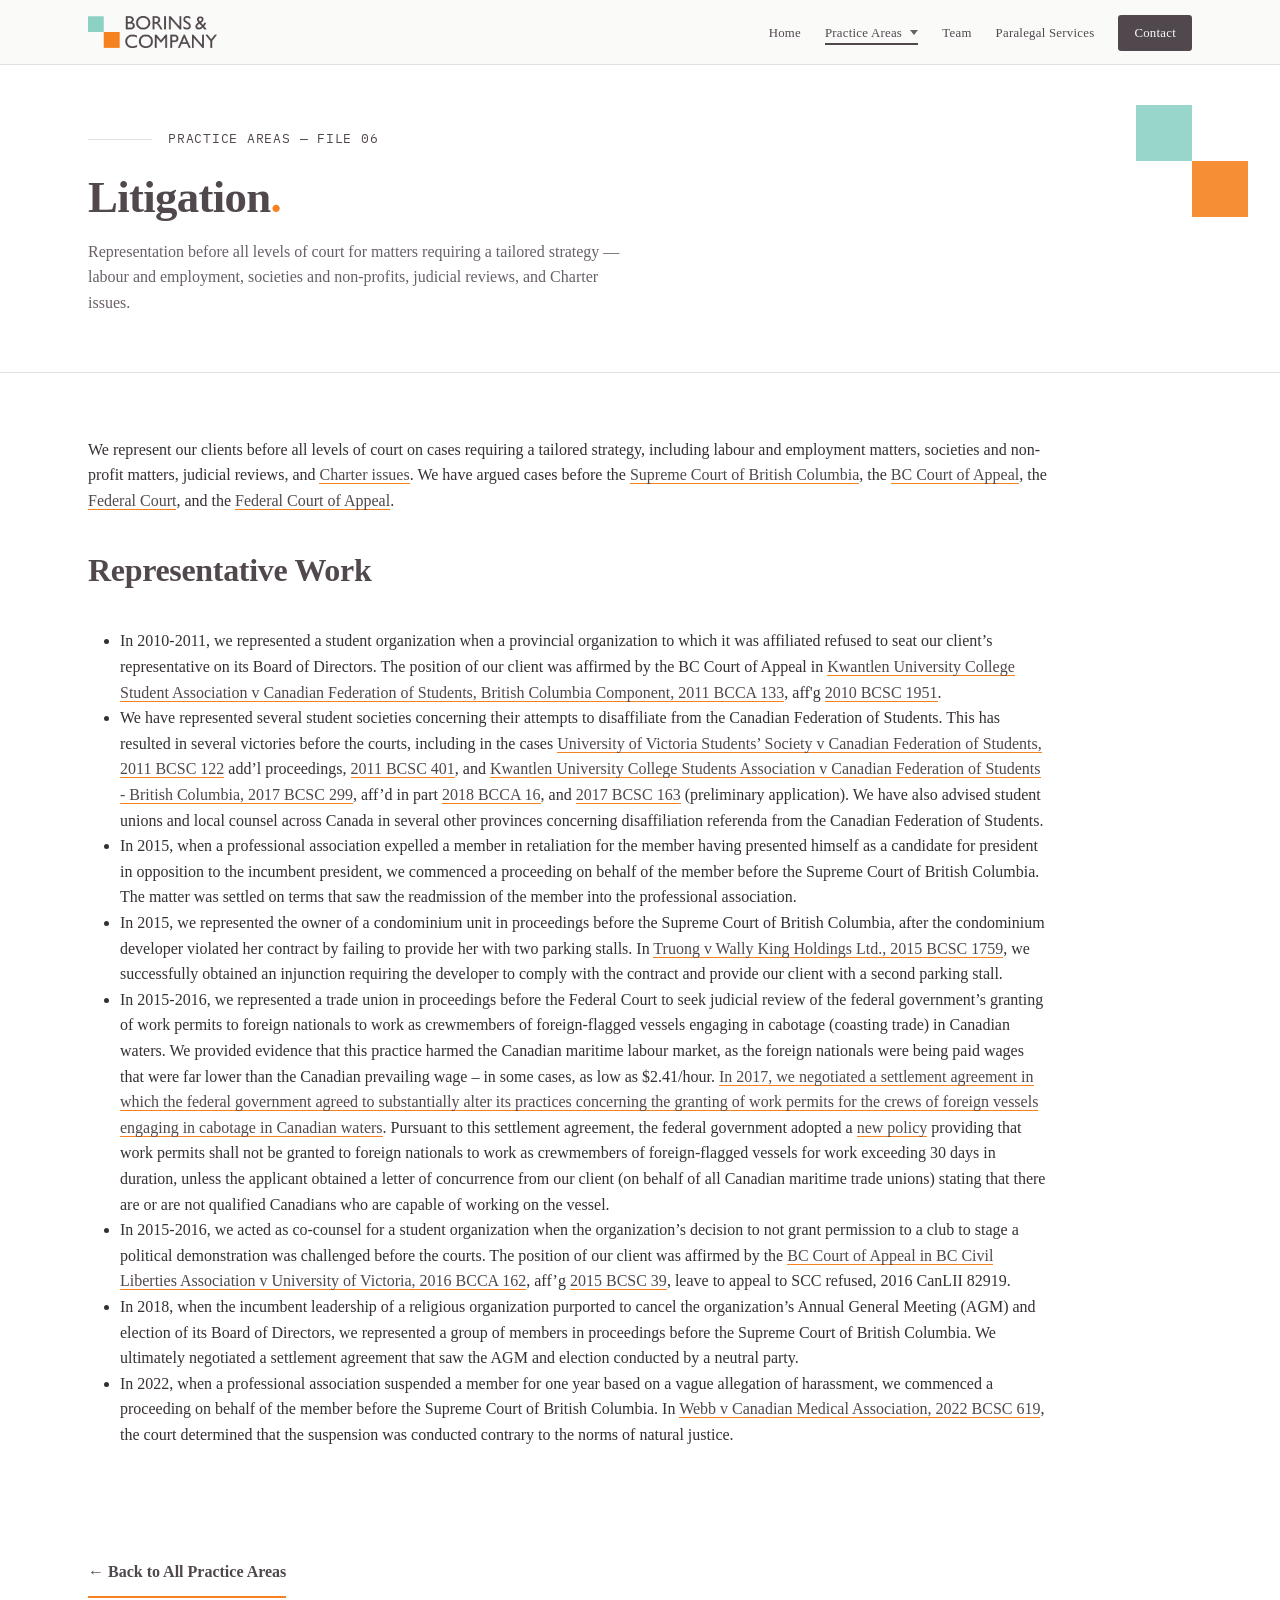
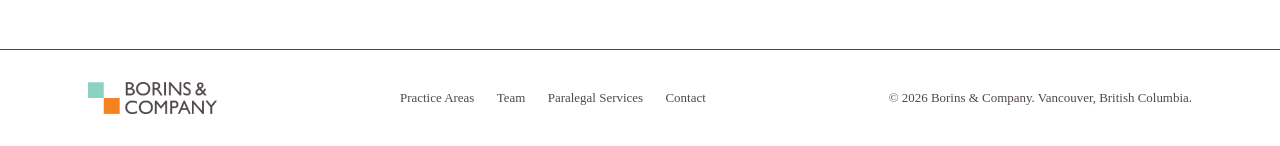
<file: litigation.html>
<!DOCTYPE html>
<html lang="en">
  
<head>
  <meta charset="UTF-8">
  <meta name="viewport" content="width=device-width, initial-scale=1.0">
  <title>Borins & Company</title>
  <meta name="description" content="Vancouver based law firm specializing in labour, employment, litigation, non-profits, societies, immigration, and public policy related matters.">
  <link rel="icon" href="/favicon.ico" sizes="any">
  <link rel="icon" type="image/png" href="/Assets/assets-favicon.png">
  <link rel="apple-touch-icon" href="/Assets/assets-favicon.png">
  <link href="https://fonts.googleapis.com/css2?family=IBM+Plex+Mono:wght@400;500&display=swap" rel="stylesheet">
  <link rel="stylesheet" href="styles.css">
</head>

<body>
  <span id="top" aria-hidden="true"></span>
  <header>
    <div class="header-inner">
      <a href="index.html" aria-label="Borins & Company — Home">
        <img src="Assets/assets-logo.png" alt="Borins & Company" class="logo-img">
      </a>
      <nav id="site-nav">
        <ul>
          <li><a href="index.html">Home</a></li>
          <li class="has-dropdown">
            <a class="active">Practice Areas <span class="caret"></span></a>
            <ul class="dropdown">
              <li><a href="practice-areas.html">Overview</a></li>
              <li><a href="labour-employment.html">Labour & Employment Law</a></li>
              <li><a href="societies-non-profits.html">Societies & Non-Profit Law</a></li>
              <li><a href="statutory-tribunals.html">Statutory Tribunals</a></li>
              <li><a href="workplace-investigations.html">Workplace Investigations</a></li>
              <li><a href="government-relations.html">Government Relations</a></li>
              <li><a href="litigation.html">Litigation</a></li>
            </ul>
          </li>
          <li><a href="team.html">Team</a></li>
          <li><a href="paralegal-services.html">Paralegal Services</a></li>
          <li><a class="nav-contact" href="contact.html">Contact</a></li>
        </ul>
      </nav>
      <button class="nav-toggle" id="nav-toggle" aria-label="Toggle menu" aria-expanded="false">Menu</button>
    </div>
  </header>

<section class="page-hero">
  <div class="page-hero-blocks"><div class="hb1"></div><div class="hb2"></div></div>
  <div class="wrap">
    <div class="docket"><span class="rule"></span><span>Practice Areas &mdash; File 06</span></div>
    <h1>Litigation<span class="accent">.</span></h1>
    <p class="lede">Representation before all levels of court for matters requiring a tailored strategy — labour and employment, societies and non-profits, judicial reviews, and Charter issues.</p>
  </div>
</section>

<section class="tight">
  <div class="wrap">
    <div class="linked-body">
      <p style="margin-bottom: 2rem;">We represent our clients before all levels of court on cases requiring a tailored strategy, including labour and employment matters, societies and non-profit matters, judicial reviews, and <a href="https://laws.justice.gc.ca/eng/const/page-12.html"  target="blank" rel="noopener">Charter issues</a>. We have argued cases before the <a href="https://www.bccourts.ca/supreme_court/" target="blank" rel="noopener">Supreme Court of British Columbia</a>, the <a href="https://www.bccourts.ca/Court_of_Appeal/" target="blank" rel="noopener">BC Court of Appeal</a>, the <a href="https://www.fct-cf.gc.ca/en/home" target="blank" rel="noopener">Federal Court</a>, and the <a href="https://www.fca-caf.ca/en/home" target="blank" rel="noopener">Federal Court of Appeal</a>.</p>
      <h2 style="margin-bottom: 2rem;">Representative Work</h2>
      <ul style="margin-left: 2rem;">
        <li>In 2010-2011, we represented a student organization when a provincial organization to which it was affiliated refused to seat our client’s representative on its Board of Directors. The position of our client was affirmed by the BC Court of Appeal in <a href="https://www.canlii.org/en/bc/bcca/doc/2011/2011bcca133/2011bcca133.html" target="blank" rel="noopener">Kwantlen University College Student Association v Canadian Federation of Students, British Columbia Component, 2011 BCCA 133</a>, aff'g <a href="https://www.canlii.org/en/bc/bcsc/doc/2010/2010bcsc1951/2010bcsc1951.html" target="blank" rel="noopener">2010 BCSC 1951</a>.</li>
        <li>We have represented several student societies concerning their attempts to disaffiliate from the Canadian Federation of Students. This has resulted in several victories before the courts, including in the cases <a href="https://www.canlii.org/en/bc/bcsc/doc/2011/2011bcsc122/2011bcsc122.html" target="blank" rel="noopener">University of Victoria Students’ Society v Canadian Federation of Students, 2011 BCSC 122</a> add’l proceedings, <a href="https://www.canlii.org/en/bc/bcsc/doc/2011/2011bcsc401/2011bcsc401.html" target="blank" rel="noopener">2011 BCSC 401</a>, and <a href="https://www.canlii.org/en/bc/bcsc/doc/2017/2017bcsc299/2017bcsc299.html" target="blank" rel="noopener">Kwantlen University College Students Association v Canadian Federation of Students - British Columbia, 2017 BCSC 299</a>, aff’d in part <a href="https://www.canlii.org/en/bc/bcca/doc/2018/2018bcca16/2018bcca16.html" target="blank" rel="noopener">2018 BCCA 16</a>, and <a href="https://www.canlii.org/en/bc/bcsc/doc/2017/2017bcsc163/2017bcsc163.html" target="blank" rel="noopener">2017 BCSC 163</a> (preliminary application). We have also advised student unions and local counsel across Canada in several other provinces concerning disaffiliation referenda from the Canadian Federation of Students.</li>
        <li>In 2015, when a professional association expelled a member in retaliation for the member having presented himself as a candidate for president in opposition to the incumbent president, we commenced a proceeding on behalf of the member before the Supreme Court of British Columbia. The matter was settled on terms that saw the readmission of the member into the professional association.</li>
        <li>In 2015, we represented the owner of a condominium unit in proceedings before the Supreme Court of British Columbia, after the condominium developer violated her contract by failing to provide her with two parking stalls. In <a href="https://www.canlii.org/en/bc/bcsc/doc/2015/2015bcsc1759/2015bcsc1759.html" target="blank" rel="noopener">Truong v Wally King Holdings Ltd., 2015 BCSC 1759</a>,  we successfully obtained an injunction requiring the developer to comply with the contract and provide our client with a second parking stall.</li>
        <li>In 2015-2016, we represented a trade union in proceedings before the Federal Court to seek judicial review of the federal government’s granting of work permits to foreign nationals to work as crewmembers of foreign-flagged vessels engaging in cabotage (coasting trade) in Canadian waters. We provided evidence that this practice harmed the Canadian maritime labour market, as the foreign nationals were being paid wages that were far lower than the Canadian prevailing wage – in some cases, as low as $2.41/hour. <a href="https://seafarers.ca/government-of-canada-settles-siuc-lawsuits/" target="blank" rel="noopener">In 2017, we negotiated a settlement agreement in which the federal government agreed to substantially alter its practices concerning the granting of work permits for the crews of foreign vessels engaging in cabotage in Canadian waters</a>. Pursuant to this settlement agreement, the federal government adopted a <a href="https://www.canada.ca/en/employment-social-development/services/foreign-workers/variations.html" target="blank" rel="noopener">new policy</a> providing that work permits shall not be granted to foreign nationals to work as crewmembers of foreign-flagged vessels for work exceeding 30 days in duration, unless the applicant obtained a letter of concurrence from our client (on behalf of all Canadian maritime trade unions) stating that there are or are not qualified Canadians who are capable of working on the vessel.</li>
        <li>In 2015-2016, we acted as co-counsel for a student organization when the organization’s decision to not grant permission to a club to stage a political demonstration was challenged before the courts. The position of our client was affirmed by the <a href="https://www.canlii.org/en/bc/bcca/doc/2016/2016bcca162/2016bcca162.html" target="blank" rel="noopener">BC Court of Appeal in BC Civil Liberties Association v University of Victoria, 2016 BCCA 162</a>, aff’g <a href="https://www.canlii.org/en/bc/bcsc/doc/2015/2015bcsc39/2015bcsc39.html" target="blank" rel="noopener">2015 BCSC 39</a>, leave to appeal to SCC refused, 2016 CanLII 82919.</li>
        <li>In 2018, when the incumbent leadership of a religious organization purported to cancel the organization’s Annual General Meeting (AGM) and election of its Board of Directors, we represented a group of members in proceedings before the Supreme Court of British Columbia. We ultimately negotiated a settlement agreement that saw the AGM and election conducted by a neutral party.</li>
        <li>In 2022, when a professional association suspended a member for one year based on a vague allegation of harassment, we commenced a proceeding on behalf of the member before the Supreme Court of British Columbia. In <a href="https://www.canlii.org/en/bc/bcsc/doc/2022/2022bcsc619/2022bcsc619.html" target="blank" rel="noopener">Webb v Canadian Medical Association, 2022 BCSC 619</a>, the court determined that the suspension was conducted contrary to the norms of natural justice.</li>
      </ul>
    </div>
    <div style="margin-top: 7rem;">
      <a class="btn-secondary" href="practice-areas.html">&larr; Back to All Practice Areas</a>
    </div>
  </div>
</section>
<footer>
  <div class="wrap footer-inner">
    <div>
      <a class="logo-mark" href="index.html" aria-label="Borins & Company — Home">
        <img src="Assets/assets-logo.png" alt="Borins & Company" class="logo-img">
      </a>
    </div>
    <div class="footer-links">
      <a href="practice-areas.html">Practice Areas</a>
      <a href="team.html">Team</a>
      <a href="paralegal-services.html">Paralegal Services</a>
      <a href="contact.html">Contact</a>
      <a class="footer-top-link btn-secondary" href="#top">&uarr; Back to Top</a>
    </div>
    <div>&copy; 2026 Borins &amp; Company. Vancouver, British Columbia.</div>
  </div>
</footer>

<script>
  const toggle = document.getElementById('nav-toggle');
  const nav = document.getElementById('site-nav');
  if (toggle) {
    toggle.addEventListener('click', () => {
      const isOpen = nav.classList.toggle('open');
      toggle.setAttribute('aria-expanded', isOpen ? 'true' : 'false');
    });
  }
  // On small screens, tapping "Practice Areas" expands its submenu
  // instead of navigating away, since hover doesn't apply on touch.
  document.querySelectorAll('.has-dropdown > a').forEach((link) => {
    link.addEventListener('click', (e) => {
      if (window.matchMedia('(max-width: 920px)').matches) {
        e.preventDefault();
        link.parentElement.classList.toggle('open');
      }
    });
  });
</script>
<script>
    // Footer "Back to Top" — smooth-scroll to the top of the current page.
    document.querySelectorAll(".footer-top-link").forEach(function (a) {
      a.addEventListener("click", function (e) {
        e.preventDefault();
        window.scrollTo({ top: 0, behavior: "smooth" });
      });
    });
  </script>
</body>
</html>
</file>
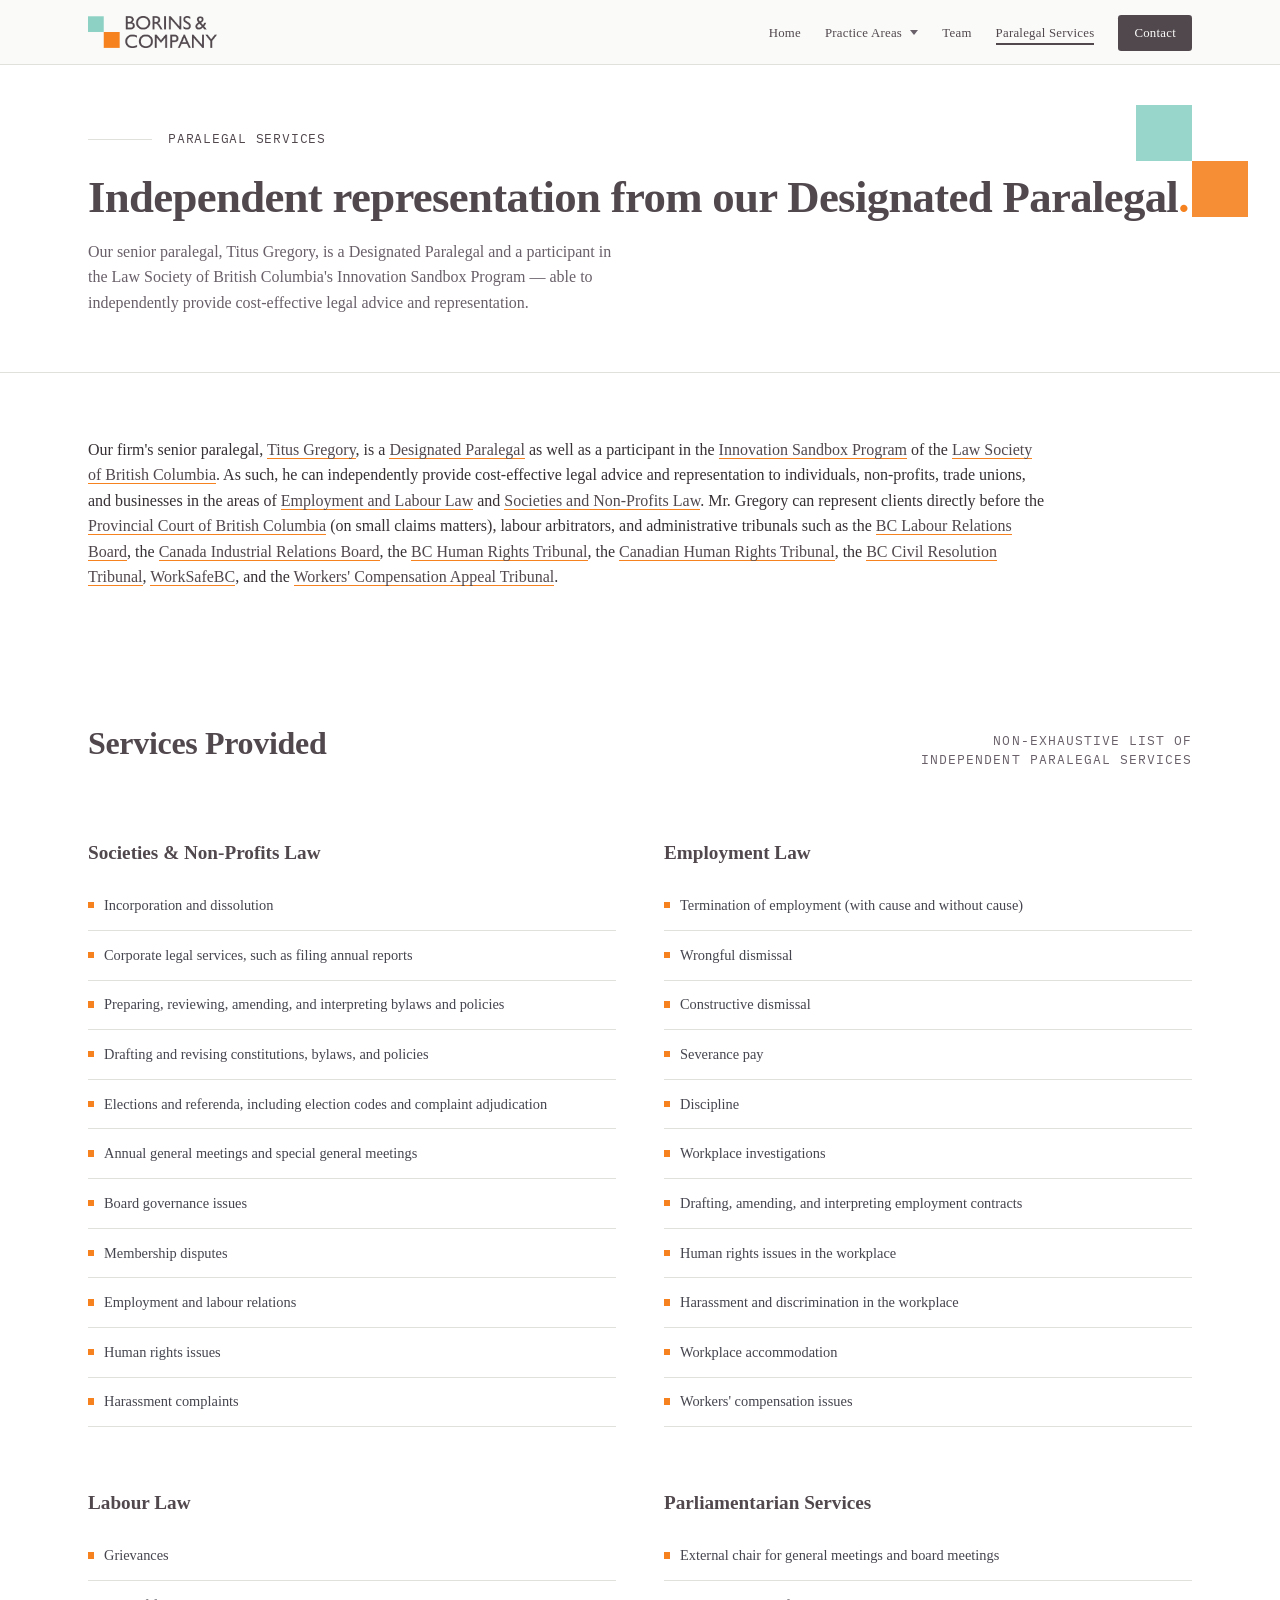
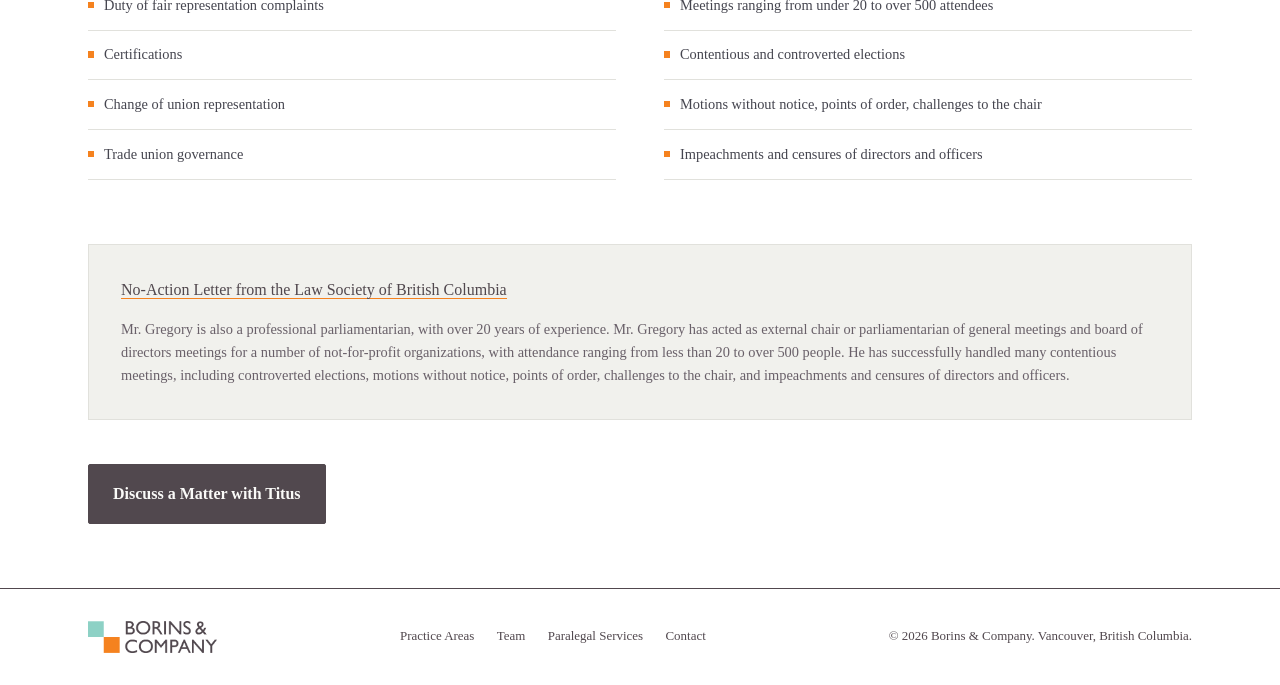
<file: paralegal-services.html>
<!DOCTYPE html>
<html lang="en">
  
<head>
  <meta charset="UTF-8">
  <meta name="viewport" content="width=device-width, initial-scale=1.0">
  <title>Borins & Company</title>
  <meta name="description" content="Vancouver based law firm specializing in labour, employment, litigation, non-profits, societies, immigration, and public policy related matters.">
  <link rel="icon" href="/favicon.ico" sizes="any">
  <link rel="icon" type="image/png" href="/Assets/assets-favicon.png">
  <link rel="apple-touch-icon" href="/Assets/assets-favicon.png">
  <link href="https://fonts.googleapis.com/css2?family=IBM+Plex+Mono:wght@400;500&display=swap" rel="stylesheet">
  <link rel="stylesheet" href="styles.css">
</head>

<body>
  <span id="top" aria-hidden="true"></span>
  <header>
    <div class="header-inner">
      <a href="index.html" aria-label="Borins & Company — Home">
        <img src="Assets/assets-logo.png" alt="Borins & Company" class="logo-img">
      </a>
      <nav id="site-nav">
        <ul>
          <li><a href="index.html">Home</a></li>
          <li class="has-dropdown">
            <a>Practice Areas <span class="caret"></span></a>
            <ul class="dropdown">
              <li><a href="practice-areas.html">Overview</a></li>
              <li><a href="labour-employment.html">Labour & Employment Law</a></li>
              <li><a href="societies-non-profits.html">Societies & Non-Profit Law</a></li>
              <li><a href="statutory-tribunals.html">Statutory Tribunals</a></li>
              <li><a href="workplace-investigations.html">Workplace Investigations</a></li>
              <li><a href="government-relations.html">Government Relations</a></li>
              <li><a href="litigation.html">Litigation</a></li>
            </ul>
          </li>
          <li><a href="team.html">Team</a></li>
          <li><a class="active" href="paralegal-services.html">Paralegal Services</a></li>
          <li><a class="nav-contact" href="contact.html">Contact</a></li>
        </ul>
      </nav>
      <button class="nav-toggle" id="nav-toggle" aria-label="Toggle menu" aria-expanded="false">Menu</button>
    </div>
  </header>

<section class="page-hero">
  <div class="page-hero-blocks"><div class="hb1"></div><div class="hb2"></div></div>
  <div class="wrap">
    <div class="docket"><span class="rule"></span><span>Paralegal Services</span></div>
    <h1>Independent representation from our Designated Paralegal<span class="accent">.</span></h1>
    <p class="lede">Our senior paralegal, Titus Gregory, is a Designated Paralegal and a participant in the Law Society of British Columbia's Innovation Sandbox Program &mdash; able to independently provide cost-effective legal advice and representation.</p>
  </div>
</section>

<section class="tight">
  <div class="wrap">
    <p class="linked-body">
      Our firm's senior paralegal, <a class='inline' href="team.html">Titus Gregory</a>, is a <a class='inline' href="https://www.lawsociety.bc.ca/our-lawyers-and-notaries/designated-paralegal/" target="_blank" rel="noopener">Designated Paralegal</a> as well as a participant in the <a href="https://www.lawsociety.bc.ca/our-lawyers-and-notaries/innovation-sandbox/" target="_blank" rel="noopener">Innovation Sandbox Program</a> of the <a href="https://www.lawsociety.bc.ca/" target="_blank" rel="noopener">Law Society of British Columbia</a>. As such, he can independently provide cost-effective legal advice and representation to individuals, non-profits, trade unions, and businesses in the areas of <a href="labour-employment.html">Employment and Labour Law</a> and <a href="societies-non-profits.html">Societies and Non-Profits Law</a>. Mr. Gregory can represent clients directly before the <a href="https://www.provincialcourt.bc.ca/" target="_blank" rel="noopener">Provincial Court of British Columbia</a> (on small claims matters), labour arbitrators, and administrative tribunals such as the <a href="https://www.lrb.bc.ca/" target="_blank" rel="noopener">BC Labour Relations Board</a>, the <a href="https://www.cirb-ccri.gc.ca/" target="_blank" rel="noopener">Canada Industrial Relations Board</a>, the <a href="https://www.bchrt.bc.ca/" target="_blank" rel="noopener">BC Human Rights Tribunal</a>, the <a href="https://www.chrt-tcdp.gc.ca/" target="_blank" rel="noopener">Canadian Human Rights Tribunal</a>, the <a href="https://www.civilresolutionbc.ca/" target="_blank" rel="noopener">BC Civil Resolution Tribunal</a>, <a href="https://www.worksafebc.com/" target="_blank" rel="noopener">WorkSafeBC</a>, and the <a href="https://www.wcat.bc.ca/" target="_blank" rel="noopener">Workers' Compensation Appeal Tribunal</a>.
    </p>
  </div>
</section>

<section class="tight">
  <div class="wrap">
    <div class="section-head">
      <h2>Services Provided</h2>
      <h4 class="file-label">Non-exhaustive list of<br>independent paralegal services</h4>
    </div>

    <div class="service-columns">
      <div class="service-block">
        <h3 class="file-label">Societies &amp; Non-Profits Law</h3>
        <ul>
          <li>Incorporation and dissolution</li>
          <li>Corporate legal services, such as filing annual reports</li>
          <li>Preparing, reviewing, amending, and interpreting bylaws and policies</li>
          <li>Drafting and revising constitutions, bylaws, and policies</li>
          <li>Elections and referenda, including election codes and complaint adjudication</li>
          <li>Annual general meetings and special general meetings</li>
          <li>Board governance issues</li>
          <li>Membership disputes</li>
          <li>Employment and labour relations</li>
          <li>Human rights issues</li>
          <li>Harassment complaints</li>
        </ul>
      </div>

      <div class="service-block">
        <h3 class="file-label">Employment Law</h3>
        <ul>
          <li>Termination of employment (with cause and without cause)</li>
          <li>Wrongful dismissal</li>
          <li>Constructive dismissal</li>
          <li>Severance pay</li>
          <li>Discipline</li>
          <li>Workplace investigations</li>
          <li>Drafting, amending, and interpreting employment contracts</li>
          <li>Human rights issues in the workplace</li>
          <li>Harassment and discrimination in the workplace</li>
          <li>Workplace accommodation</li>
          <li>Workers' compensation issues</li>
        </ul>
      </div>
    </div>

    <div class="service-columns" style="margin-top: 4rem;">
      <div class="service-block">
        <h3 class="file-label">Labour Law</h3>
        <ul>
          <li>Grievances</li>
          <li>Duty of fair representation complaints</li>
          <li>Certifications</li>
          <li>Change of union representation</li>
          <li>Trade union governance</li>
        </ul>
      </div>

      <div class="service-block">
        <h3 class="file-label">Parliamentarian Services</h3>
        <ul>
          <li>External chair for general meetings and board meetings</li>
          <li>Meetings ranging from under 20 to over 500 attendees</li>
          <li>Contentious and controverted elections</li>
          <li>Motions without notice, points of order, challenges to the chair</li>
          <li>Impeachments and censures of directors and officers</li>
        </ul>
      </div>
    </div>

    <div class="note-card">
      <a href="https://www.lawsociety.bc.ca/Website/media/Shared/docs/sandbox/Gregory_Titus-(Borins-Company)-2023-04.pdf" target="_blank" rel="noopener">No-Action Letter from the Law Society of British Columbia</a>
      <p>Mr. Gregory is also a professional parliamentarian, with over 20 years of experience. Mr. Gregory has acted as external chair or parliamentarian of general meetings and board of directors meetings for a number of not-for-profit organizations, with attendance ranging from less than 20 to over 500 people. He has successfully handled many contentious meetings, including controverted elections, motions without notice, points of order, challenges to the chair, and impeachments and censures of directors and officers.</p>
    </div>

    <div style="margin-top: 44px;">
      <a class="btn-primary" href="mailto:tgregory@borins.ca?cc=dborins@borins.ca&amp;subject=Paralegal%20Services%20Inquiry">Discuss a Matter with Titus</a>
    </div>
  </div>
</section>
<footer>
  <div class="wrap footer-inner">
    <div>
        <a class="logo-mark" href="index.html" aria-label="Borins & Company — Home">
          <img src="Assets/assets-logo.png" alt="Borins & Company" class="logo-img">
        </a>
      </div>
    <div class="footer-links">
      <a href="practice-areas.html">Practice Areas</a>
      <a href="team.html">Team</a>
      <a href="paralegal-services.html">Paralegal Services</a>
      <a href="contact.html">Contact</a>
      <a class="footer-top-link btn-secondary" href="#top">&uarr; Back to Top</a>
    </div>
    <div>&copy; 2026 Borins &amp; Company. Vancouver, British Columbia.</div>
  </div>
</footer>

<script>
  const toggle = document.getElementById('nav-toggle');
  const nav = document.getElementById('site-nav');
  if (toggle) {
    toggle.addEventListener('click', () => {
      const isOpen = nav.classList.toggle('open');
      toggle.setAttribute('aria-expanded', isOpen ? 'true' : 'false');
    });
  }
  // On small screens, tapping "Practice Areas" expands its submenu
  // instead of navigating away, since hover doesn't apply on touch.
  document.querySelectorAll('.has-dropdown > a').forEach((link) => {
    link.addEventListener('click', (e) => {
      if (window.matchMedia('(max-width: 920px)').matches) {
        e.preventDefault();
        link.parentElement.classList.toggle('open');
      }
    });
  });
</script>
<script>
    // Footer "Back to Top" — smooth-scroll to the top of the current page.
    document.querySelectorAll(".footer-top-link").forEach(function (a) {
      a.addEventListener("click", function (e) {
        e.preventDefault();
        window.scrollTo({ top: 0, behavior: "smooth" });
      });
    });
  </script>
</body>
</html>
</file>
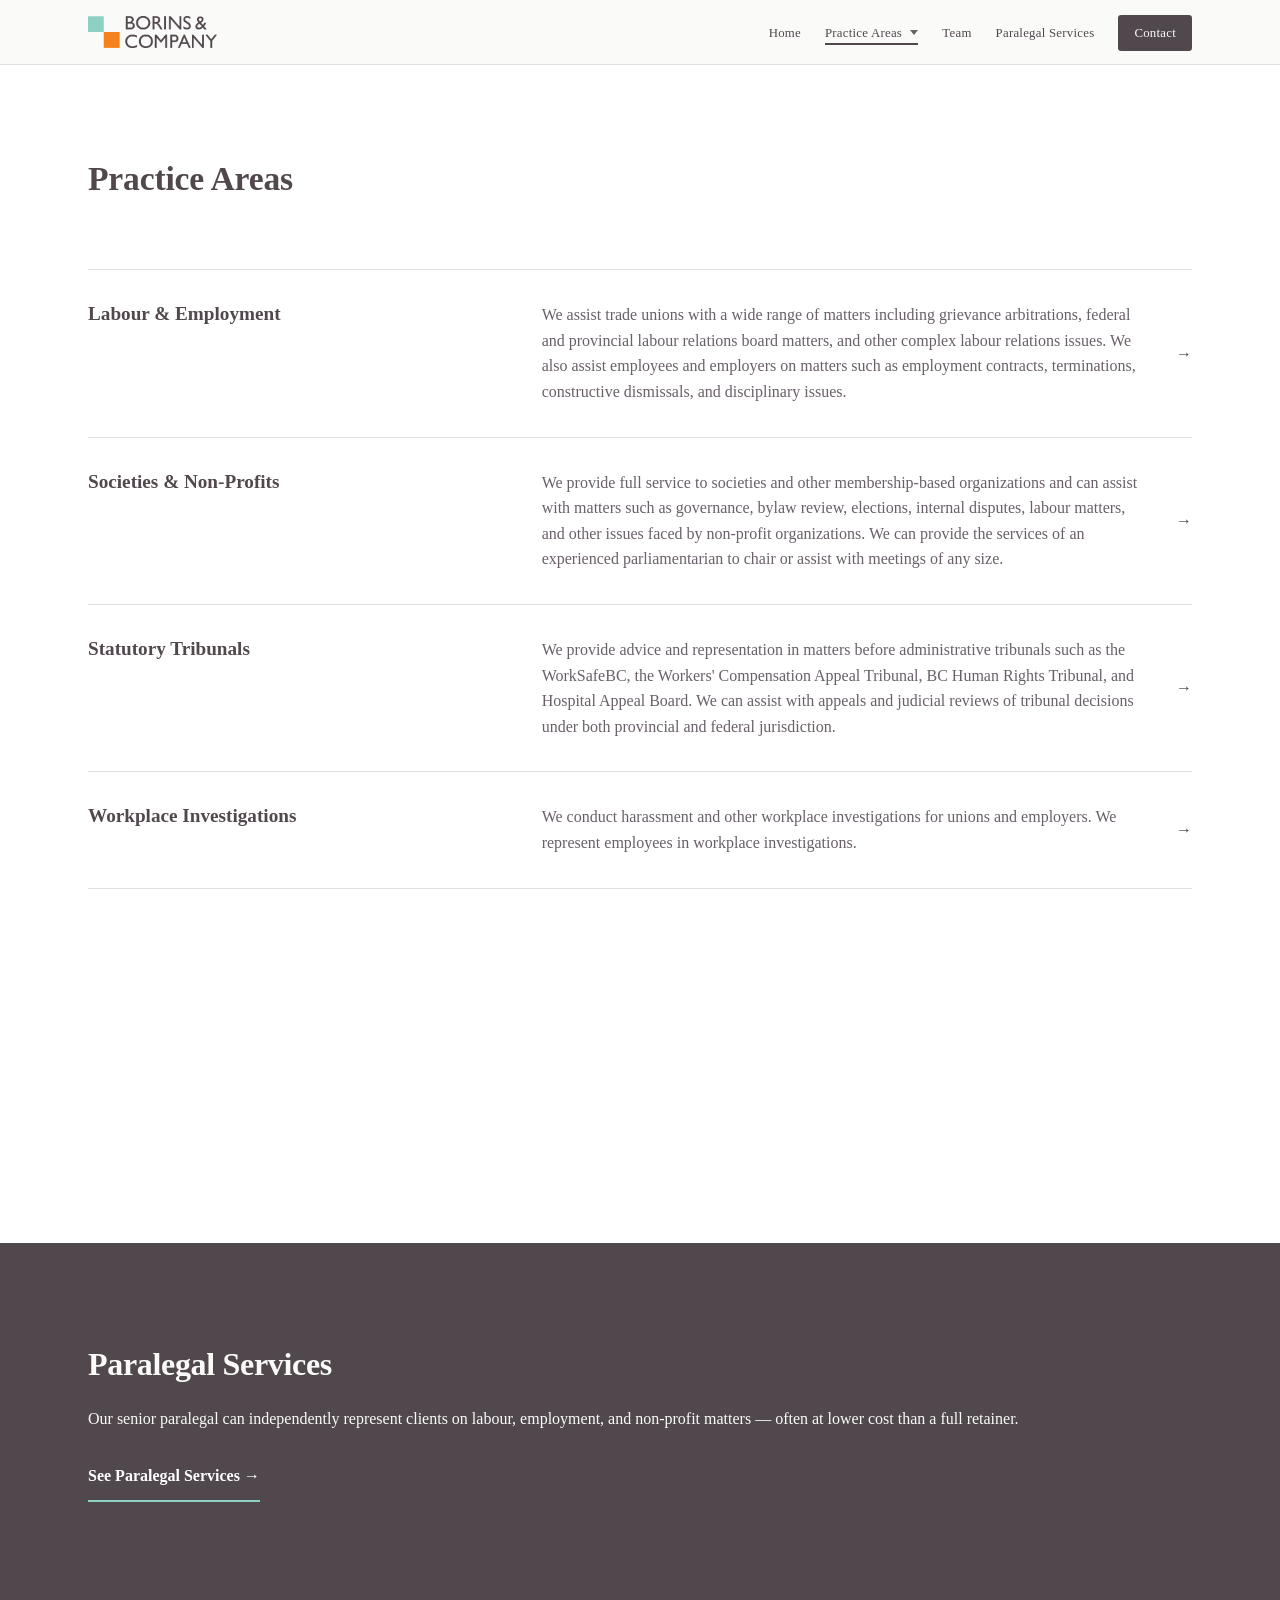
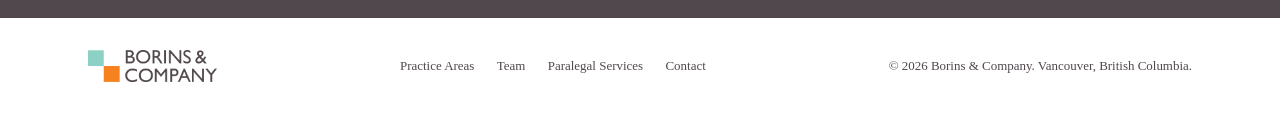
<file: practice-areas.html>
<!DOCTYPE html>
<html lang="en">

<head>
  <meta charset="UTF-8">
  <meta name="viewport" content="width=device-width, initial-scale=1.0">
  <script>if("IntersectionObserver" in window)document.documentElement.classList.add("js-anim");</script>
  <title>Borins & Company</title>
  <meta name="description" content="Vancouver based law firm specializing in labour, employment, litigation, non-profits, societies, immigration, and public policy related matters.">
  <link rel="icon" href="/favicon.ico" sizes="any">
  <link rel="icon" type="image/png" href="/Assets/assets-favicon.png">
  <link rel="apple-touch-icon" href="/Assets/assets-favicon.png">
  <link href="https://fonts.googleapis.com/css2?family=IBM+Plex+Mono:wght@400;500&display=swap" rel="stylesheet">
  <link rel="stylesheet" href="styles.css">
</head>

<body>
  <span id="top" aria-hidden="true"></span>
  <header>
    <div class="header-inner">
      <a href="index.html" aria-label="Borins & Company — Home">
        <img src="Assets/assets-logo.png" alt="Borins & Company" class="logo-img">
      </a>
      <nav id="site-nav">
        <ul>
          <li><a href="index.html">Home</a></li>
          <li class="has-dropdown">
            <a class="active">Practice Areas <span class="caret"></span></a>
            <ul class="dropdown">
              <li><a href="practice-areas.html">Overview</a></li>
              <li><a href="labour-employment.html">Labour & Employment Law</a></li>
              <li><a href="societies-non-profits.html">Societies & Non-Profit Law</a></li>
              <li><a href="statutory-tribunals.html">Statutory Tribunals</a></li>
              <li><a href="workplace-investigations.html">Workplace Investigations</a></li>
              <li><a href="government-relations.html">Government Relations</a></li>
              <li><a href="litigation.html">Litigation</a></li>
            </ul>
          </li>
          <li><a href="team.html">Team</a></li>
          <li><a href="paralegal-services.html">Paralegal Services</a></li>
          <li><a class="nav-contact" href="contact.html">Contact</a></li>
        </ul>
      </nav>
      <button class="nav-toggle" id="nav-toggle" aria-label="Toggle menu" aria-expanded="false">Menu</button>
    </div>
  </header>

  <section>
    <div class="wrap">
      <div class="section-head">
        <h1>Practice Areas</h1>
      </div>
      <div class="docket-list">

        <a class="docket-row" href="labour-employment.html">
          <h3>Labour &amp; Employment</h3>
          <p class="row-desc">We assist trade unions with a wide range of matters including grievance arbitrations, federal and provincial labour relations board matters, and other complex labour relations issues. We also assist employees and employers on matters such as employment contracts, terminations, constructive dismissals, and disciplinary issues.</p>
          <span class="row-arrow">&rarr;</span>
        </a>

        <a class="docket-row" href="societies-non-profits.html">
          <h3>Societies &amp; Non-Profits</h3>
          <p class="row-desc">We provide full service to societies and other membership-based organizations and can assist with matters such as governance, bylaw review, elections, internal disputes, labour matters, and other issues faced by non-profit organizations. We can provide the services of an experienced parliamentarian to chair or assist with meetings of any size.</p>
          <span class="row-arrow">&rarr;</span>
        </a>

        <a class="docket-row" href="statutory-tribunals.html">
          <h3>Statutory Tribunals</h3>
          <p class="row-desc">We provide advice and representation in matters before administrative tribunals such as the WorkSafeBC, the Workers' Compensation Appeal Tribunal, BC Human Rights Tribunal, and Hospital Appeal Board. We can assist with appeals and judicial reviews of tribunal decisions under both provincial and federal jurisdiction.</p>
          <span class="row-arrow">&rarr;</span>
        </a>

        <a class="docket-row" href="workplace-investigations.html">
          <h3>Workplace Investigations</h3>
          <p class="row-desc">We conduct harassment and other workplace investigations for unions and employers. We represent employees in workplace investigations.</p>
          <span class="row-arrow">&rarr;</span>
        </a>

        <a class="docket-row" href="government-relations.html">
          <h3>Government Relations</h3>
          <p class="row-desc">We advise and represent our clients before all levels of government on public policy matters including regulatory and statutory amendments.</p>
          <span class="row-arrow">&rarr;</span>
        </a>

        <a class="docket-row" href="litigation.html">
          <h3>Litigation</h3>
          <p class="row-desc">We represent our clients before all levels of court on cases requiring a tailored strategy, including labour and employment matters, societies and non-profit matters, judicial reviews, and Charter issues.</p>
          <span class="row-arrow">&rarr;</span>
        </a>

      </div>
    </div>
  </section>

  <section class="band">
    <div class="band-blocks"><div class="bb1"></div><div class="bb2"></div></div>
    <div class="wrap">
      <h2 class="paralegal-note">Paralegal Services</h2>
      <p class="paralegal-note">Our senior paralegal can independently represent clients on labour, employment, and non-profit matters &mdash; often at lower cost than a full retainer.</p>
      <div style="margin-top: 2rem; margin-bottom: 2rem">
        <a class="btn-secondary hero-btn-secondary" href="paralegal-services.html">See Paralegal Services &rarr;</a>
      </div>
    </div>
  </section>

  <footer>
    <div class="wrap footer-inner">
      <div>
        <a class="logo-mark" href="index.html" aria-label="Borins & Company — Home">
          <img src="Assets/assets-logo.png" alt="Borins & Company" class="logo-img">
        </a>
      </div>
      <div class="footer-links">
        <a href="practice-areas.html">Practice Areas</a>
        <a href="team.html">Team</a>
        <a href="paralegal-services.html">Paralegal Services</a>
        <a href="contact.html">Contact</a>
      <a class="footer-top-link btn-secondary" href="#top">&uarr; Back to Top</a>
      </div>
      <div>&copy; 2026 Borins &amp; Company. Vancouver, British Columbia.</div>
    </div>
  </footer>

  <script>
    const toggle = document.getElementById('nav-toggle');
    const nav = document.getElementById('site-nav');
    if (toggle) {
      toggle.addEventListener('click', () => {
        const isOpen = nav.classList.toggle('open');
        toggle.setAttribute('aria-expanded', isOpen ? 'true' : 'false');
      });
    }
    // On small screens, tapping "Practice Areas" expands its submenu
    // instead of navigating away, since hover doesn't apply on touch.
    document.querySelectorAll('.has-dropdown > a').forEach((link) => {
      link.addEventListener('click', (e) => {
        if (window.matchMedia('(max-width: 920px)').matches) {
          e.preventDefault();
          link.parentElement.classList.toggle('open');
        }
      });
    });
  </script>
  <script>
    // Footer "Back to Top" — smooth-scroll to the top of the current page.
    document.querySelectorAll(".footer-top-link").forEach(function (a) {
      a.addEventListener("click", function (e) {
        e.preventDefault();
        window.scrollTo({ top: 0, behavior: "smooth" });
      });
    });
  </script>
<script>
    // Staggered slide-in reveal for the practice-area rows.
    (function () {
      var rows = document.querySelectorAll(".docket-list .docket-row");
      if (!rows.length) return;
      var reduce = window.matchMedia("(prefers-reduced-motion: reduce)").matches;
      if (reduce || !("IntersectionObserver" in window)) {
        rows.forEach(function (row) { row.classList.add("is-visible"); });
        return;
      }
      var anyFired = false;
      var io = new IntersectionObserver(function (entries) {
        anyFired = true;
        entries.forEach(function (e) {
          if (!e.isIntersecting) return;
          var el = e.target, i = Array.prototype.indexOf.call(rows, el);
          setTimeout(function () { el.classList.add("is-visible"); }, i * 90);
          io.unobserve(el);
        });
      }, { threshold: 0.12, rootMargin: "0px 0px -8% 0px" });
      rows.forEach(function (row) { io.observe(row); });
      // Safety net: if the observer never delivers a callback (rare edge
      // cases), reveal every row so content is never left hidden.
      setTimeout(function () {
        if (!anyFired) rows.forEach(function (row) { row.classList.add("is-visible"); });
      }, 2500);
    })();
  </script>
</body>
</html>
</file>
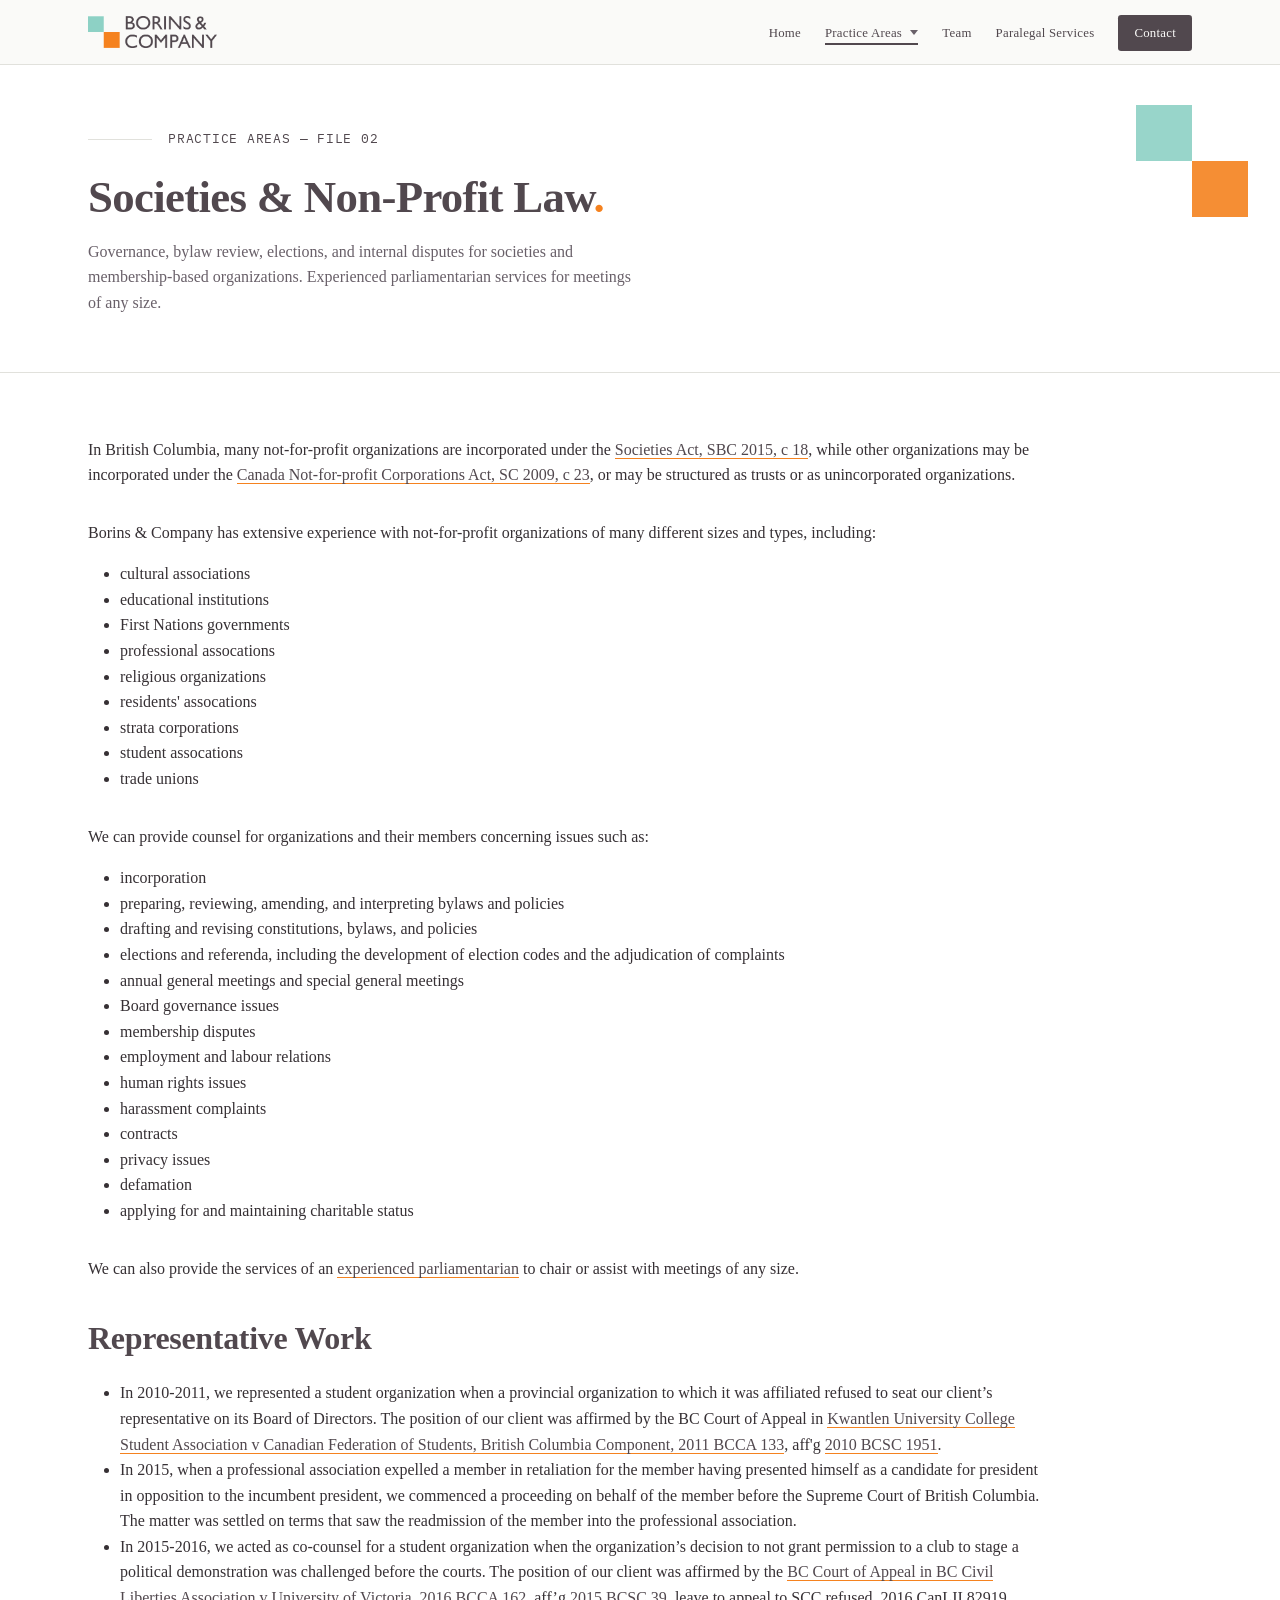
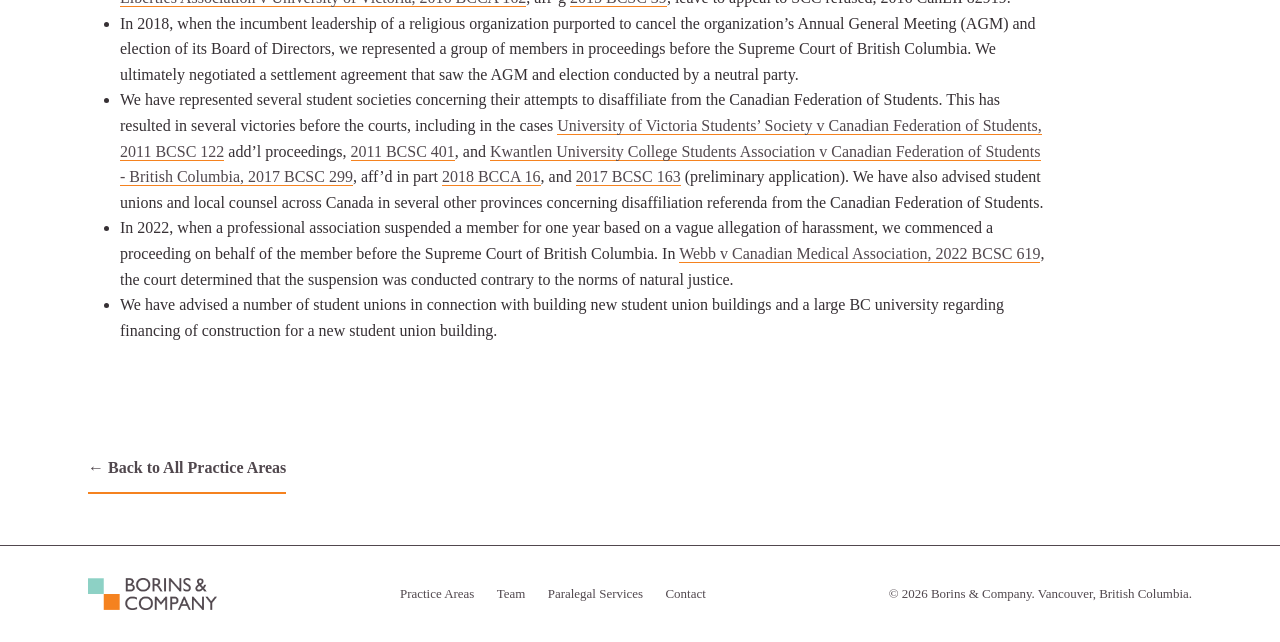
<file: societies-non-profits.html>
<!DOCTYPE html>
<html lang="en">
  
<head>
  <meta charset="UTF-8">
  <meta name="viewport" content="width=device-width, initial-scale=1.0">
  <title>Borins & Company</title>
  <meta name="description" content="Vancouver based law firm specializing in labour, employment, litigation, non-profits, societies, immigration, and public policy related matters.">
  <link rel="icon" href="/favicon.ico" sizes="any">
  <link rel="icon" type="image/png" href="/Assets/assets-favicon.png">
  <link rel="apple-touch-icon" href="/Assets/assets-favicon.png">
  <link href="https://fonts.googleapis.com/css2?family=IBM+Plex+Mono:wght@400;500&display=swap" rel="stylesheet">
  <link rel="stylesheet" href="styles.css">
</head>

<body>
  <span id="top" aria-hidden="true"></span>
  <header>
    <div class="header-inner">
      <a href="index.html" aria-label="Borins & Company — Home">
        <img src="Assets/assets-logo.png" alt="Borins & Company" class="logo-img">
      </a>
      <nav id="site-nav">
        <ul>
          <li><a href="index.html">Home</a></li>
          <li class="has-dropdown">
            <a class="active">Practice Areas <span class="caret"></span></a>
            <ul class="dropdown">
              <li><a href="practice-areas.html">Overview</a></li>
              <li><a href="labour-employment.html">Labour & Employment Law</a></li>
              <li><a href="societies-non-profits.html">Societies & Non-Profit Law</a></li>
              <li><a href="statutory-tribunals.html">Statutory Tribunals</a></li>
              <li><a href="workplace-investigations.html">Workplace Investigations</a></li>
              <li><a href="government-relations.html">Government Relations</a></li>
              <li><a href="litigation.html">Litigation</a></li>
            </ul>
          </li>
          <li><a href="team.html">Team</a></li>
          <li><a href="paralegal-services.html">Paralegal Services</a></li>
          <li><a class="nav-contact" href="contact.html">Contact</a></li>
        </ul>
      </nav>
      <button class="nav-toggle" id="nav-toggle" aria-label="Toggle menu" aria-expanded="false">Menu</button>
    </div>
  </header>

<section class="page-hero">
  <div class="page-hero-blocks"><div class="hb1"></div><div class="hb2"></div></div>
  <div class="wrap">
    <div class="docket"><span class="rule"></span><span>Practice Areas &mdash; File 02</span></div>
    <h1>Societies & Non-Profit Law<span class="accent">.</span></h1>
    <p class="lede">Governance, bylaw review, elections, and internal disputes for societies and membership-based organizations. Experienced parliamentarian services for meetings of any size.</p>
  </div>
</section>

<section class="tight">
  <div class="wrap">
    <div class="linked-body">
      <p>In British Columbia, many not-for-profit organizations are incorporated under the <a class='inline' href="https://www.bclaws.gov.bc.ca/civix/document/id/complete/statreg/15018_01" target="_blank" rel="noopener">Societies Act, SBC 2015, c 18</a>, while other organizations may be incorporated under the <a class='inline' href="https://laws.justice.gc.ca/eng/acts/c-7.75/" target="_blank" rel="noopener">Canada Not-for-profit Corporations Act, SC 2009, c 23</a>, or may be structured as trusts or as unincorporated organizations.</p>
      <p style="margin-top: 2rem; margin-bottom: 1rem;">Borins & Company has extensive experience with not-for-profit organizations of many different sizes and types, including:</p>
      <ul style="margin-left: 2rem; margin-bottom: 2rem;">
        <li>cultural associations</li>
        <li>educational institutions</li>
        <li>First Nations governments</li>
        <li>professional assocations</li>
        <li>religious organizations</li>
        <li>residents' assocations</li>
        <li>strata corporations</li>
        <li>student assocations</li>
        <li>trade unions</li>
      </ul>
      <p style="margin-top: 2rem; margin-bottom: 1rem;"">We can provide counsel for organizations and their members concerning issues such as:</p>
      <ul style="margin-left: 2rem; margin-bottom: 1rem;">
        <li>incorporation</li>
        <li>preparing, reviewing, amending, and interpreting bylaws and policies</li>
        <li>drafting and revising constitutions, bylaws, and policies</li>
        <li>elections and referenda, including the development of election codes and the adjudication of complaints</li>
        <li>annual general meetings and special general meetings</li>
        <li>Board governance issues</li>
        <li>membership disputes</li>
        <li>employment and labour relations</li>
        <li>human rights issues</li>
        <li>harassment complaints</li>
        <li>contracts</li>
        <li>privacy issues</li>
        <li>defamation</li>
        <li>applying for and maintaining charitable status</li>
      </ul>
      <p style="margin: 2rem 0;">We can also provide the services of an <a class="inline" href="team.html">experienced parliamentarian</a> to chair or assist with meetings of any size.</p>
    
      <h2 style="margin: 1rem 0;">Representative Work</h2>
      <ul style="margin-left: 2rem;">
        <li>In 2010-2011, we represented a student organization when a provincial organization to which it was affiliated refused to seat our client’s representative on its Board of Directors. The position of our client was affirmed by the BC Court of Appeal in <a href="https://www.canlii.org/en/bc/bcca/doc/2011/2011bcca133/2011bcca133.html" target="_blank" rel="noopener">Kwantlen University College Student Association v Canadian Federation of Students, British Columbia Component, 2011 BCCA 133</a>, aff'g <a href="https://www.canlii.org/en/bc/bcsc/doc/2010/2010bcsc1951/2010bcsc1951.html" target="_blank" rel="noopener">2010 BCSC 1951</a>.</li>
        <li>In 2015, when a professional association expelled a member in retaliation for the member having presented himself as a candidate for president in opposition to the incumbent president, we commenced a proceeding on behalf of the member before the Supreme Court of British Columbia. The matter was settled on terms that saw the readmission of the member into the professional association.</li>
        <li>In 2015-2016, we acted as co-counsel for a student organization when the organization’s decision to not grant permission to a club to stage a political demonstration was challenged before the courts. The position of our client was affirmed by the <a href="https://www.canlii.org/en/bc/bcca/doc/2016/2016bcca162/2016bcca162.html" target="_blank" rel="noopener">BC Court of Appeal in BC Civil Liberties Association v University of Victoria, 2016 BCCA 162</a>, aff’g <a href="https://www.canlii.org/en/bc/bcsc/doc/2015/2015bcsc39/2015bcsc39.html" target="blank" rel="noopener">2015 BCSC 39</a>, leave to appeal to SCC refused, 2016 CanLII 82919.</li>
        <li>In 2018, when the incumbent leadership of a religious organization purported to cancel the organization’s Annual General Meeting (AGM) and election of its Board of Directors, we represented a group of members in proceedings before the Supreme Court of British Columbia. We ultimately negotiated a settlement agreement that saw the AGM and election conducted by a neutral party.</li>
        <li>We have represented several student societies concerning their attempts to disaffiliate from the Canadian Federation of Students. This has resulted in several victories before the courts, including in the cases <a href="https://www.canlii.org/en/bc/bcsc/doc/2011/2011bcsc122/2011bcsc122.html" target="blank" rel="noopener">University of Victoria Students’ Society v Canadian Federation of Students, 2011 BCSC 122</a> add’l proceedings, <a href="https://www.canlii.org/en/bc/bcsc/doc/2011/2011bcsc401/2011bcsc401.html" target="blank" rel="noopener">2011 BCSC 401</a>, and <a href="https://www.canlii.org/en/bc/bcsc/doc/2017/2017bcsc299/2017bcsc299.html" target="blank" rel="noopener">Kwantlen University College Students Association v Canadian Federation of Students - British Columbia, 2017 BCSC 299</a>, aff’d in part <a href="https://www.canlii.org/en/bc/bcca/doc/2018/2018bcca16/2018bcca16.html" target="blank" rel="noopener">2018 BCCA 16</a>, and <a href="https://www.canlii.org/en/bc/bcsc/doc/2017/2017bcsc163/2017bcsc163.html" target="blank" rel="noopener">2017 BCSC 163</a> (preliminary application). We have also advised student unions and local counsel across Canada in several other provinces concerning disaffiliation referenda from the Canadian Federation of Students.</li>
        <li>In 2022, when a professional association suspended a member for one year based on a vague allegation of harassment, we commenced a proceeding on behalf of the member before the Supreme Court of British Columbia. In <a href="https://www.canlii.org/en/bc/bcsc/doc/2022/2022bcsc619/2022bcsc619.html" target="blank" rel="noopener">Webb v Canadian Medical Association, 2022 BCSC 619</a>, the court determined that the suspension was conducted contrary to the norms of natural justice.</li>
        <li>We have advised a number of student unions in connection with building new student union buildings and a large BC university regarding financing of construction for a new student union building.</li>
      </ul>
    </div>
    <div style="margin-top: 7rem;">
      <a class="btn-secondary" href="practice-areas.html">&larr; Back to All Practice Areas</a>
    </div>
  </div>
</section>
<footer>
  <div class="wrap footer-inner">
    <div>
        <a class="logo-mark" href="index.html" aria-label="Borins & Company — Home">
          <img src="Assets/assets-logo.png" alt="Borins & Company" class="logo-img">
        </a>
      </div>
    <div class="footer-links">
      <a href="practice-areas.html">Practice Areas</a>
      <a href="team.html">Team</a>
      <a href="paralegal-services.html">Paralegal Services</a>
      <a href="contact.html">Contact</a>
      <a class="footer-top-link btn-secondary" href="#top">&uarr; Back to Top</a>
    </div>
    <div>&copy; 2026 Borins &amp; Company. Vancouver, British Columbia.</div>
  </div>
</footer>

<script>
  const toggle = document.getElementById('nav-toggle');
  const nav = document.getElementById('site-nav');
  if (toggle) {
    toggle.addEventListener('click', () => {
      const isOpen = nav.classList.toggle('open');
      toggle.setAttribute('aria-expanded', isOpen ? 'true' : 'false');
    });
  }
  // On small screens, tapping "Practice Areas" expands its submenu
  // instead of navigating away, since hover doesn't apply on touch.
  document.querySelectorAll('.has-dropdown > a').forEach((link) => {
    link.addEventListener('click', (e) => {
      if (window.matchMedia('(max-width: 920px)').matches) {
        e.preventDefault();
        link.parentElement.classList.toggle('open');
      }
    });
  });
</script>
<script>
    // Footer "Back to Top" — smooth-scroll to the top of the current page.
    document.querySelectorAll(".footer-top-link").forEach(function (a) {
      a.addEventListener("click", function (e) {
        e.preventDefault();
        window.scrollTo({ top: 0, behavior: "smooth" });
      });
    });
  </script>
</body>
</html>
</file>
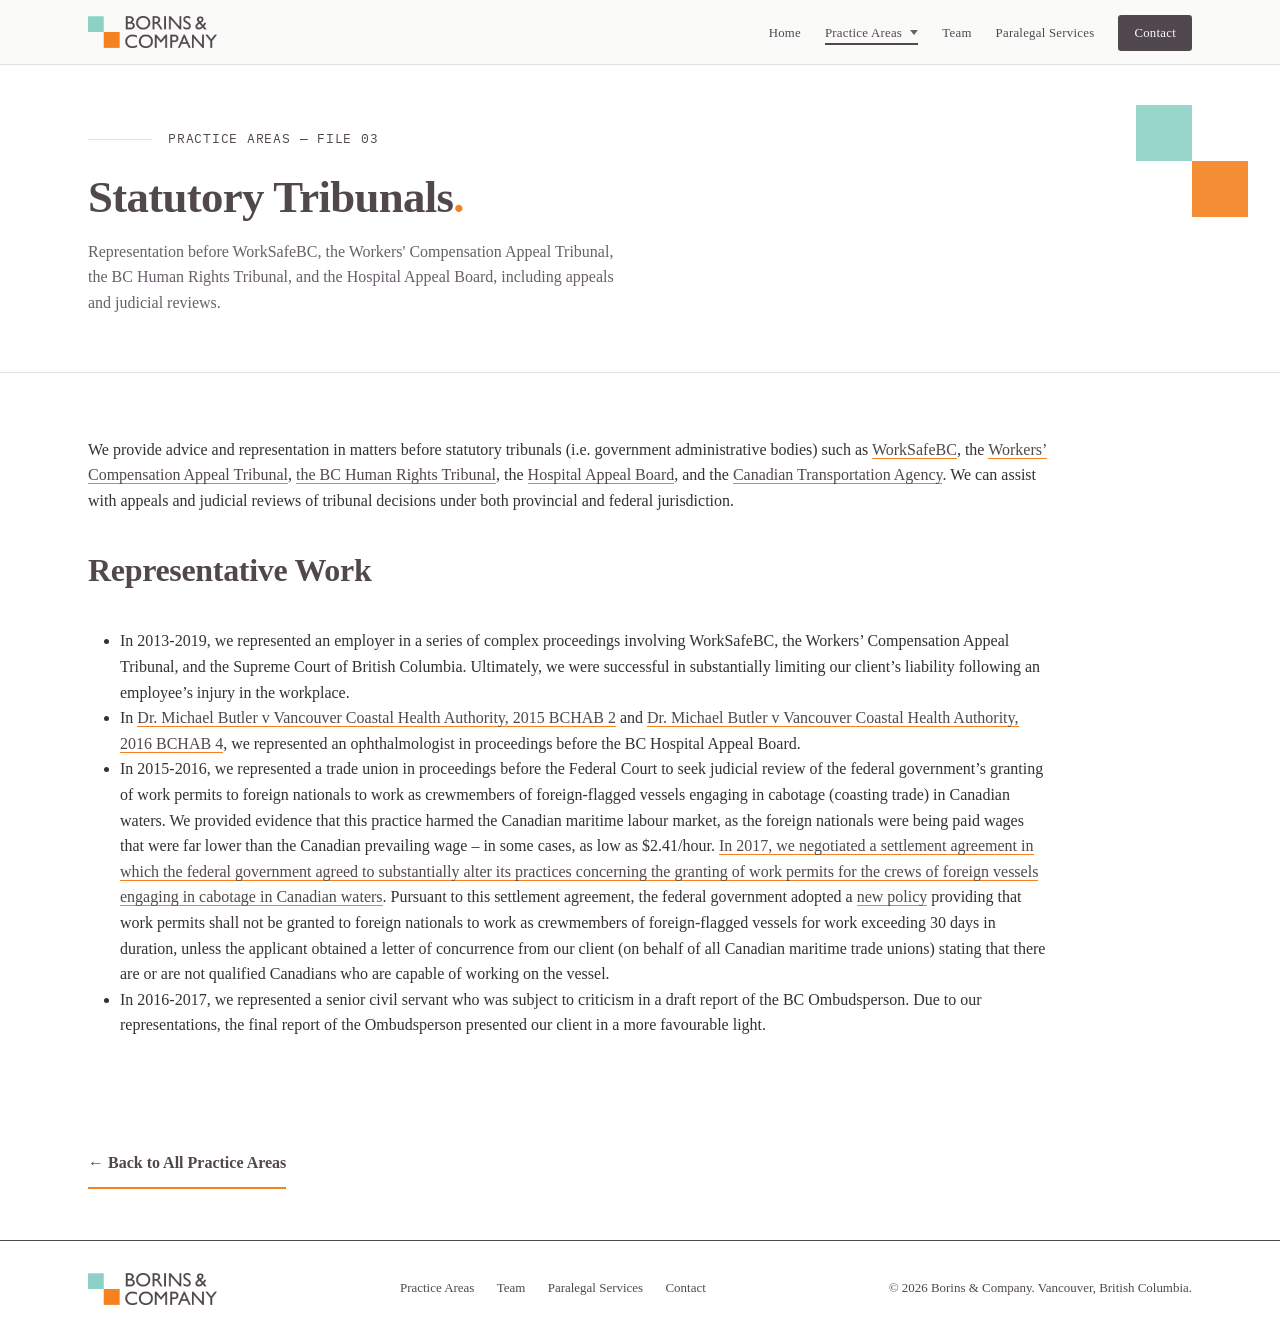
<file: statutory-tribunals.html>
<!DOCTYPE html>
<html lang="en">
  
<head>
  <meta charset="UTF-8">
  <meta name="viewport" content="width=device-width, initial-scale=1.0">
  <title>Borins & Company</title>
  <meta name="description" content="Vancouver based law firm specializing in labour, employment, litigation, non-profits, societies, immigration, and public policy related matters.">
  <link rel="icon" href="/favicon.ico" sizes="any">
  <link rel="icon" type="image/png" href="/Assets/assets-favicon.png">
  <link rel="apple-touch-icon" href="/Assets/assets-favicon.png">
  <link href="https://fonts.googleapis.com/css2?family=IBM+Plex+Mono:wght@400;500&display=swap" rel="stylesheet">
  <link rel="stylesheet" href="styles.css">
</head>

<body>
  <span id="top" aria-hidden="true"></span>
  <header>
    <div class="header-inner">
      <a href="index.html" aria-label="Borins & Company — Home">
        <img src="Assets/assets-logo.png" alt="Borins & Company" class="logo-img">
      </a>
      <nav id="site-nav">
        <ul>
          <li><a href="index.html">Home</a></li>
          <li class="has-dropdown">
            <a class="active">Practice Areas <span class="caret"></span></a>
            <ul class="dropdown">
              <li><a href="practice-areas.html">Overview</a></li>
              <li><a href="labour-employment.html">Labour & Employment Law</a></li>
              <li><a href="societies-non-profits.html">Societies & Non-Profit Law</a></li>
              <li><a href="statutory-tribunals.html">Statutory Tribunals</a></li>
              <li><a href="workplace-investigations.html">Workplace Investigations</a></li>
              <li><a href="government-relations.html">Government Relations</a></li>
              <li><a href="litigation.html">Litigation</a></li>
            </ul>
          </li>
          <li><a href="team.html">Team</a></li>
          <li><a href="paralegal-services.html">Paralegal Services</a></li>
          <li><a class="nav-contact" href="contact.html">Contact</a></li>
        </ul>
      </nav>
      <button class="nav-toggle" id="nav-toggle" aria-label="Toggle menu" aria-expanded="false">Menu</button>
    </div>
  </header>

<section class="page-hero">
  <div class="page-hero-blocks"><div class="hb1"></div><div class="hb2"></div></div>
  <div class="wrap">
    <div class="docket"><span class="rule"></span><span>Practice Areas &mdash; File 03</span></div>
    <h1>Statutory Tribunals<span class="accent">.</span></h1>
    <p class="lede">Representation before WorkSafeBC, the Workers' Compensation Appeal Tribunal, the BC Human Rights Tribunal, and the Hospital Appeal Board, including appeals and judicial reviews.</p>
  </div>
</section>

<section class="tight">
  <div class="wrap">
    <div class="linked-body">
      <p style="margin-bottom: 2rem;">We provide advice and representation in matters before statutory tribunals (i.e. government administrative bodies) such as <a href="https://www.worksafebc.com/en" target="blank" rel="noopener">WorkSafeBC</a>, the <a href="https://www.wcat.bc.ca/" target="blank" rel="noopener">Workers’ Compensation Appeal Tribunal</a>, <a href="https://www.bchrt.bc.ca/" target="blank" rel="noopener">the BC Human Rights Tribunal</a>, the <a href="https://www.bchab.ca/" target="blank" rel="noopener">Hospital Appeal Board</a>, and the <a href="https://otc-cta.gc.ca/eng" target="blank" rel="noopener">Canadian Transportation Agency</a>. We can assist with appeals and judicial reviews of tribunal decisions under both provincial and federal jurisdiction.</p>
      <h2 style="margin-bottom: 2rem;">Representative Work</h2>
      <ul style="margin-left: 2rem;">
        <li>In 2013-2019, we represented an employer in a series of complex proceedings involving WorkSafeBC, the Workers’ Compensation Appeal Tribunal, and the Supreme Court of British Columbia. Ultimately, we were successful in substantially limiting our client’s liability following an employee’s injury in the workplace.</li>
        <li>In <a href="https://www.canlii.org/en/bc/bchab/doc/2015/2015bchab2/2015bchab2.html" target="blank" rel="noopener">Dr. Michael Butler v Vancouver Coastal Health Authority, 2015 BCHAB 2</a> and <a href="https://www.canlii.org/en/bc/bchab/doc/2016/2016bchab4/2016bchab4.html" target="blank" rel="noopener">Dr. Michael Butler v Vancouver Coastal Health Authority, 2016 BCHAB 4</a>, we represented an ophthalmologist in proceedings before the BC Hospital Appeal Board.</li>
        <li>In 2015-2016, we represented a trade union in proceedings before the Federal Court to seek judicial review of the federal government’s granting of work permits to foreign nationals to work as crewmembers of foreign-flagged vessels engaging in cabotage (coasting trade) in Canadian waters. We provided evidence that this practice harmed the Canadian maritime labour market, as the foreign nationals were being paid wages that were far lower than the Canadian prevailing wage – in some cases, as low as $2.41/hour. <a href="https://seafarers.ca/government-of-canada-settles-siuc-lawsuits/" target="blank" rel="noopener">In 2017, we negotiated a settlement agreement in which the federal government agreed to substantially alter its practices concerning the granting of work permits for the crews of foreign vessels engaging in cabotage in Canadian waters</a>. Pursuant to this settlement agreement, the federal government adopted a <a href="https://www.canada.ca/en/employment-social-development/services/foreign-workers/variations.html" target="blank" rel="noopener">new policy</a> providing that work permits shall not be granted to foreign nationals to work as crewmembers of foreign-flagged vessels for work exceeding 30 days in duration, unless the applicant obtained a letter of concurrence from our client (on behalf of all Canadian maritime trade unions) stating that there are or are not qualified Canadians who are capable of working on the vessel.</li>
        <li>In 2016-2017, we represented a senior civil servant who was subject to criticism in a draft report of the BC Ombudsperson. Due to our representations, the final report of the Ombudsperson presented our client in a more favourable light.</li>
      </ul>
    </div>
    <div style="margin-top: 7rem;">
      <a class="btn-secondary" href="practice-areas.html">&larr; Back to All Practice Areas</a>
    </div>
  </div>
</section>
<footer>
  <div class="wrap footer-inner">
    <div>
      <a class="logo-mark" href="index.html" aria-label="Borins & Company — Home">
        <img src="Assets/assets-logo.png" alt="Borins & Company" class="logo-img">
      </a>
    </div>
    <div class="footer-links">
      <a href="practice-areas.html">Practice Areas</a>
      <a href="team.html">Team</a>
      <a href="paralegal-services.html">Paralegal Services</a>
      <a href="contact.html">Contact</a>
      <a class="footer-top-link btn-secondary" href="#top">&uarr; Back to Top</a>
    </div>
    <div>&copy; 2026 Borins &amp; Company. Vancouver, British Columbia.</div>
  </div>
</footer>

<script>
  const toggle = document.getElementById('nav-toggle');
  const nav = document.getElementById('site-nav');
  if (toggle) {
    toggle.addEventListener('click', () => {
      const isOpen = nav.classList.toggle('open');
      toggle.setAttribute('aria-expanded', isOpen ? 'true' : 'false');
    });
  }
  // On small screens, tapping "Practice Areas" expands its submenu
  // instead of navigating away, since hover doesn't apply on touch.
  document.querySelectorAll('.has-dropdown > a').forEach((link) => {
    link.addEventListener('click', (e) => {
      if (window.matchMedia('(max-width: 920px)').matches) {
        e.preventDefault();
        link.parentElement.classList.toggle('open');
      }
    });
  });
</script>
<script>
    // Footer "Back to Top" — smooth-scroll to the top of the current page.
    document.querySelectorAll(".footer-top-link").forEach(function (a) {
      a.addEventListener("click", function (e) {
        e.preventDefault();
        window.scrollTo({ top: 0, behavior: "smooth" });
      });
    });
  </script>
</body>
</html>
</file>
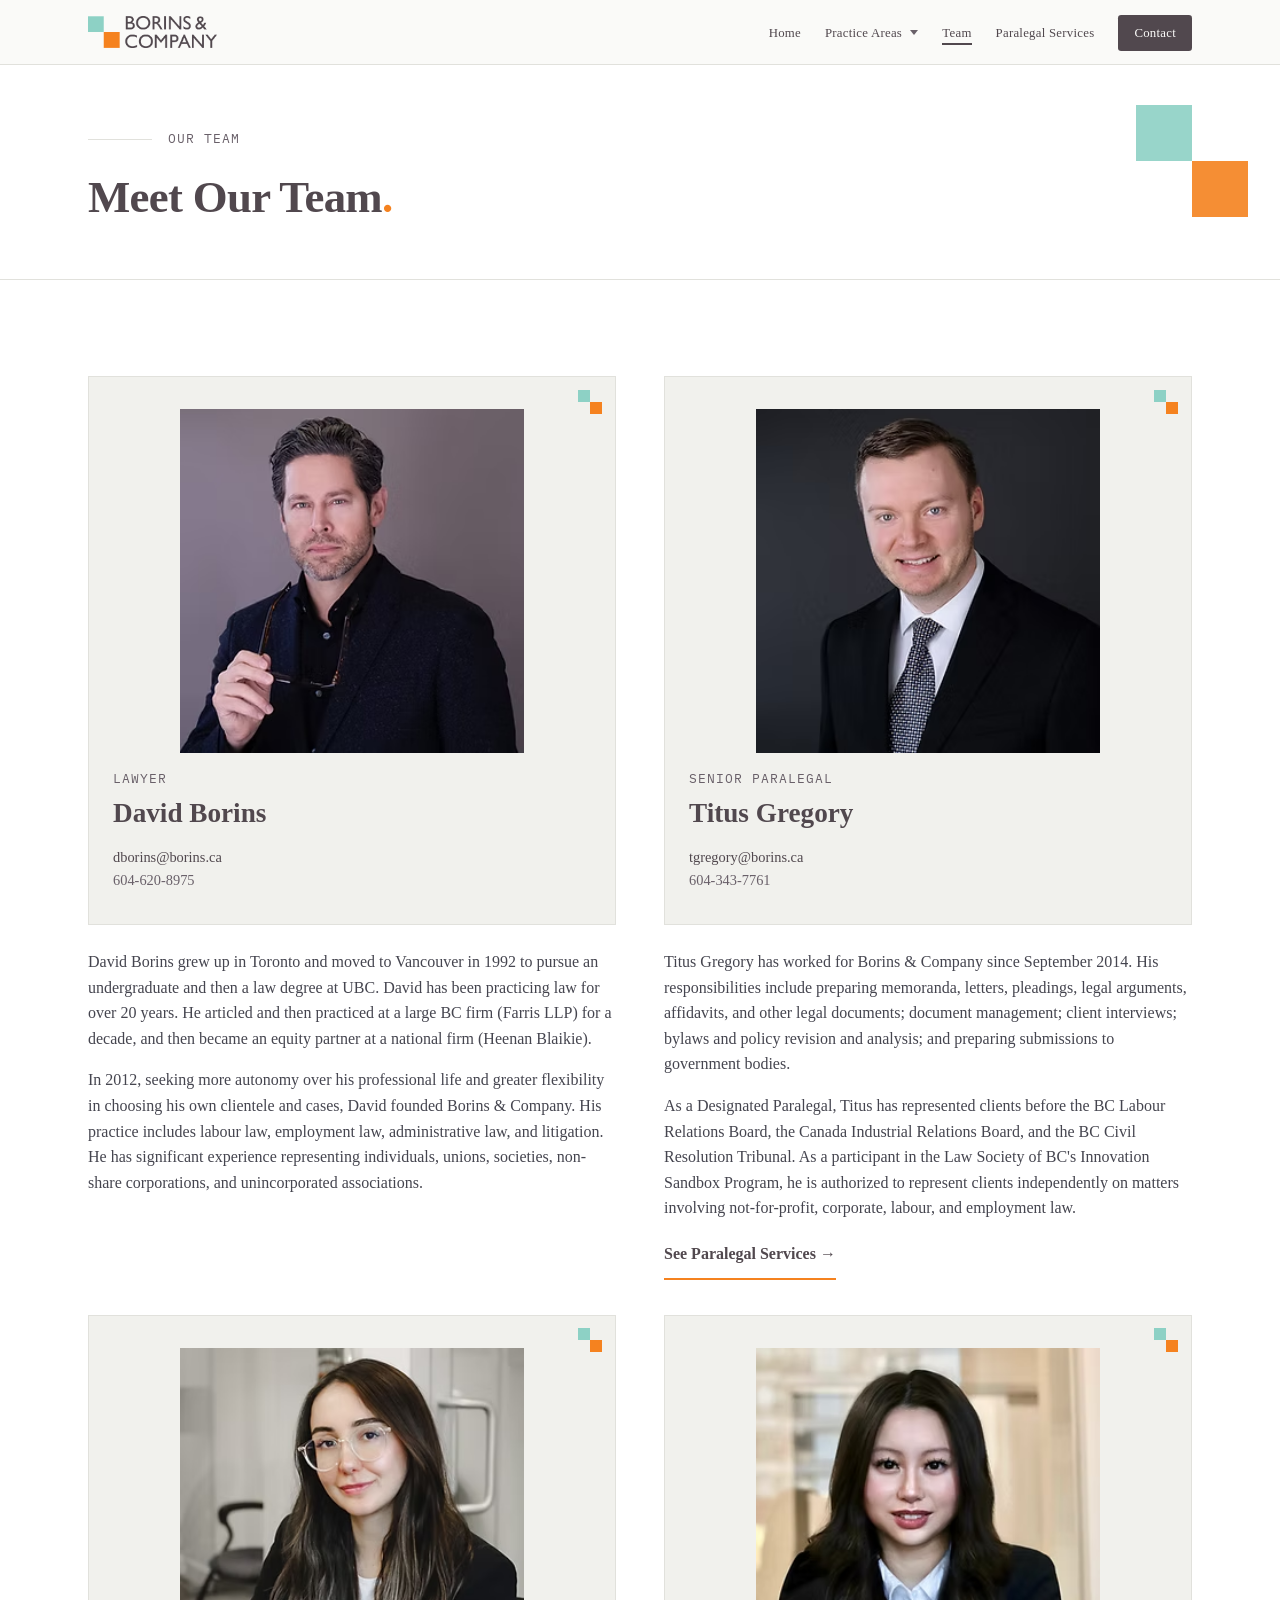
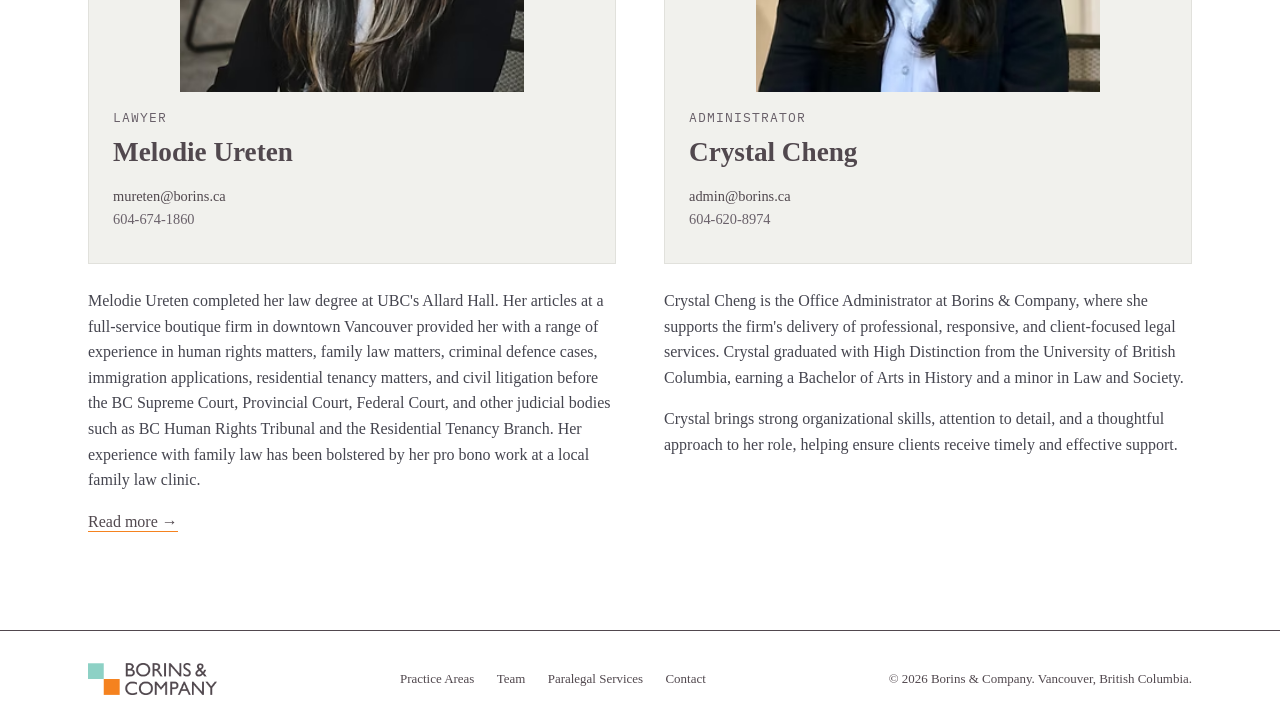
<file: team.html>
<!DOCTYPE html>
<html lang="en">
  
<head>
  <meta charset="UTF-8">
  <meta name="viewport" content="width=device-width, initial-scale=1.0">
  <title>Borins & Company</title>
  <meta name="description" content="Vancouver based law firm specializing in labour, employment, litigation, non-profits, societies, immigration, and public policy related matters.">
  <link rel="icon" href="/favicon.ico" sizes="any">
  <link rel="icon" type="image/png" href="/Assets/assets-favicon.png">
  <link rel="apple-touch-icon" href="/Assets/assets-favicon.png">
  <link href="https://fonts.googleapis.com/css2?family=IBM+Plex+Mono:wght@400;500&display=swap" rel="stylesheet">
  <link rel="stylesheet" href="styles.css">
</head>

<body>
  <span id="top" aria-hidden="true"></span>
  <header>
    <div class="header-inner">
      <a href="index.html" aria-label="Borins & Company — Home">
        <img src="Assets/assets-logo.png" alt="Borins & Company" class="logo-img">
      </a>
      <nav id="site-nav">
        <ul>
          <li><a href="index.html">Home</a></li>
          <li class="has-dropdown">
            <a>Practice Areas <span class="caret"></span></a>
            <ul class="dropdown">
              <li><a href="practice-areas.html">Overview</a></li>
              <li><a href="labour-employment.html">Labour & Employment Law</a></li>
              <li><a href="societies-non-profits.html">Societies & Non-Profit Law</a></li>
              <li><a href="statutory-tribunals.html">Statutory Tribunals</a></li>
              <li><a href="workplace-investigations.html">Workplace Investigations</a></li>
              <li><a href="government-relations.html">Government Relations</a></li>
              <li><a href="litigation.html">Litigation</a></li>
            </ul>
          </li>
          <li><a href="team.html" class="active">Team</a></li>
          <li><a href="paralegal-services.html">Paralegal Services</a></li>
          <li><a class="nav-contact" href="contact.html">Contact</a></li>
        </ul>
      </nav>
      <button class="nav-toggle" id="nav-toggle" aria-label="Toggle menu" aria-expanded="false">Menu</button>
    </div>
  </header>

<section class="page-hero">
  <div class="page-hero-blocks"><div class="hb1"></div><div class="hb2"></div></div>
  <div class="wrap">
    <div class="docket">
      <span class="rule"></span>
      <h4>Our Team</h4>
    </div>
    <h1>Meet Our Team<span class="accent">.</span></h1>
  </div>
</section>

<section>
  <div class="wrap">
    <div class="team-grid">

      <div class="team-member">
        <div class="counsel-card">
          <div class="corner-blocks"><div class="c1"></div><div class="c2"></div></div>
          <img src="Assets/David Borins.avif" alt="David Borins">
          <h4>Lawyer</h4>
          <h3>David Borins</h3>
          <div class="contact-line">
            <a href="mailto:dborins@borins.ca">dborins@borins.ca</a><br>
            604-620-8975
          </div>
        </div>
        <div class="counsel-body">
          <p>David Borins grew up in Toronto and moved to Vancouver in 1992 to pursue an undergraduate and then a law degree at UBC. David has been practicing law for over 20 years. He articled and then practiced at a large BC firm (Farris LLP) for a decade, and then became an equity partner at a national firm (Heenan Blaikie).</p>
          <p>In 2012, seeking more autonomy over his professional life and greater flexibility in choosing his own clientele and cases, David founded Borins &amp; Company. His practice includes labour law, employment law, administrative law, and litigation. He has significant experience representing individuals, unions, societies, non-share corporations, and unincorporated associations.</p>
        </div>
      </div>

      <div class="team-member">
        <div class="counsel-card">
          <div class="corner-blocks"><div class="c1"></div><div class="c2"></div></div>
          <img src="Assets/Titus Gregory.avif" alt="Titus Gregory">
          <h4>Senior Paralegal</h4>
          <h3>Titus Gregory</h3>
          <div class="contact-line">
            <a href="mailto:tgregory@borins.ca">tgregory@borins.ca</a><br>
            604-343-7761
          </div>
        </div>
        <div class="counsel-body">
          <p>Titus Gregory has worked for Borins &amp; Company since September 2014. His responsibilities include preparing memoranda, letters, pleadings, legal arguments, affidavits, and other legal documents; document management; client interviews; bylaws and policy revision and analysis; and preparing submissions to government bodies.</p>
          <p>As a Designated Paralegal, Titus has represented clients before the BC Labour Relations Board, the Canada Industrial Relations Board, and the BC Civil Resolution Tribunal. As a participant in the Law Society of BC's Innovation Sandbox Program, he is authorized to represent clients independently on matters involving not-for-profit, corporate, labour, and employment law.</p>
          <div style="margin-top: 20px;">
            <a class="btn-secondary" href="paralegal-services.html">See Paralegal Services &rarr;</a>
          </div>
        </div>
      </div>

      <div class="team-member">
        <div class="counsel-card">
          <div class="corner-blocks"><div class="c1"></div><div class="c2"></div></div>
          <img src="Assets/Melodie Ureten.avif" alt="Melodie Ureten">
          <h4>Lawyer</h4>
          <h3>Melodie Ureten</h3>
          <div class="contact-line">
            <a href="mailto:mureten@borins.ca">mureten@borins.ca</a><br>
            604-674-1860
          </div>
        </div>
        <div class="counsel-body">
          <p>Melodie Ureten completed her law degree at UBC's Allard Hall. Her articles at a full-service boutique firm in downtown Vancouver provided her with a range of experience in human rights matters, family law matters, criminal defence cases, immigration applications, residential tenancy matters, and civil litigation before the BC Supreme Court, Provincial Court, Federal Court, and other judicial bodies such as BC Human Rights Tribunal and the Residential Tenancy Branch. Her experience with family law has been bolstered by her pro bono work at a local family law clinic.</p>
          <div class="read-more-section" id="melodie-more" hidden>
            <p>Her practice currently focuses on employment, labour and family law.</p>
            <p>With respect to family law, she can assist with desk-order-divorces, child support, spousal support, division of family property and debt, guardianship orders, and parenting arrangements. She has represented clients in BC Supreme Court and before the Provincial Court. She has also settled family disputes by negotiating and drafting separation agreements.</p>
            <p>Melodie is passionate about representing unions and not-for-profit societies. She has a background working as a union member in Vancouver's film and television industry as a production assistant. Her legal practice includes advising clients on governance, policy drafting, and operational matters.</p>
            <p>Melodie leads with empathy and compassion, working with a transparent client-centered approach. Expectations are noted from the beginning with the client-lawyer relationship being based on trust and care.</p>
            <div class="appearances">
              <span class="tag">UBC JD, 2024</span>
              <span class="tag">BCIT BBA, 2020</span>
              <span class="tag">Law Society of BC</span>
              <span class="tag">Canadian Bar Association</span>
            </div>
          </div>
          <button class="read-more-btn" onclick="this.previousElementSibling.hidden=!this.previousElementSibling.hidden;this.textContent=this.previousElementSibling.hidden?'Read more →':'Read less ↑'">Read more &rarr;</button>
        </div>
      </div>

      <div class="team-member">
        <div class="counsel-card">
          <div class="corner-blocks"><div class="c1"></div><div class="c2"></div></div>
          <img src="Assets/Crystal Cheng.avif" alt="Crystal Cheng">
          <h4>Administrator</h4>
          <h3>Crystal Cheng</h3>
          <div class="contact-line">
            <a href="mailto:admin@borins.ca">admin@borins.ca</a><br>
            604-620-8974
          </div>
        </div>
        <div class="counsel-body">
          <p>Crystal Cheng is the Office Administrator at Borins &amp; Company, where she supports the firm's delivery of professional, responsive, and client-focused legal services. Crystal graduated with High Distinction from the University of British Columbia, earning a Bachelor of Arts in History and a minor in Law and Society.</p>
          <p>Crystal brings strong organizational skills, attention to detail, and a thoughtful approach to her role, helping ensure clients receive timely and effective support.</p>
        </div>
      </div>

    </div>
  </div>
</section>

<footer>
  <div class="wrap footer-inner">
    <div>
        <a class="logo-mark" href="index.html" aria-label="Borins & Company — Home">
          <img src="Assets/assets-logo.png" alt="Borins & Company" class="logo-img">
        </a>
      </div>
    <div class="footer-links">
      <a href="practice-areas.html">Practice Areas</a>
      <a href="team.html">Team</a>
      <a href="paralegal-services.html">Paralegal Services</a>
      <a href="contact.html">Contact</a>
      <a class="footer-top-link btn-secondary" href="#top">&uarr; Back to Top</a>
    </div>
    <div>&copy; 2026 Borins &amp; Company. Vancouver, British Columbia.</div>
  </div>
</footer>

<script>
  const toggle = document.getElementById('nav-toggle');
  const nav = document.getElementById('site-nav');
  if (toggle) {
    toggle.addEventListener('click', () => {
      const isOpen = nav.classList.toggle('open');
      toggle.setAttribute('aria-expanded', isOpen ? 'true' : 'false');
    });
  }
  // On small screens, tapping "Practice Areas" expands its submenu
  // instead of navigating away, since hover doesn't apply on touch.
  document.querySelectorAll('.has-dropdown > a').forEach((link) => {
    link.addEventListener('click', (e) => {
      if (window.matchMedia('(max-width: 920px)').matches) {
        e.preventDefault();
        link.parentElement.classList.toggle('open');
      }
    });
  });
</script>
<script>
    // Footer "Back to Top" — smooth-scroll to the top of the current page.
    document.querySelectorAll(".footer-top-link").forEach(function (a) {
      a.addEventListener("click", function (e) {
        e.preventDefault();
        window.scrollTo({ top: 0, behavior: "smooth" });
      });
    });
  </script>
</body>
</html>
</file>
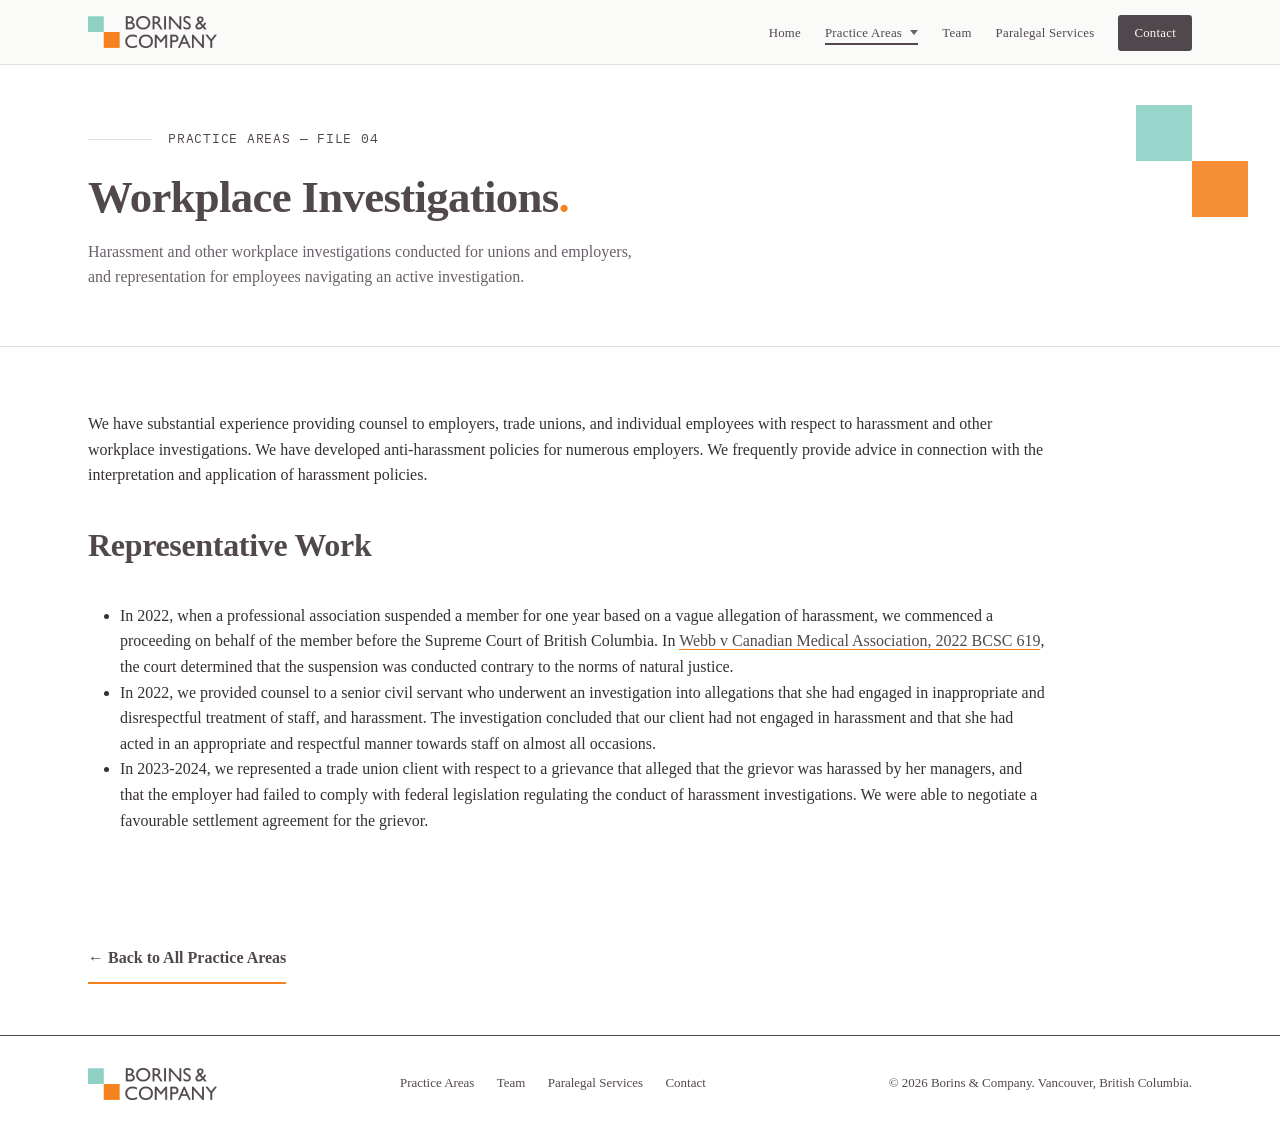
<file: workplace-investigations.html>
<!DOCTYPE html>
<html lang="en">
  
<head>
  <meta charset="UTF-8">
  <meta name="viewport" content="width=device-width, initial-scale=1.0">
  <title>Borins & Company</title>
  <meta name="description" content="Vancouver based law firm specializing in labour, employment, litigation, non-profits, societies, immigration, and public policy related matters.">
  <link rel="icon" href="/favicon.ico" sizes="any">
  <link rel="icon" type="image/png" href="/Assets/assets-favicon.png">
  <link rel="apple-touch-icon" href="/Assets/assets-favicon.png">
  <link href="https://fonts.googleapis.com/css2?family=IBM+Plex+Mono:wght@400;500&display=swap" rel="stylesheet">
  <link rel="stylesheet" href="styles.css">
</head>

<body>
  <span id="top" aria-hidden="true"></span>
  <header>
    <div class="header-inner">
      <a href="index.html" aria-label="Borins & Company — Home">
        <img src="Assets/assets-logo.png" alt="Borins & Company" class="logo-img">
      </a>
      <nav id="site-nav">
        <ul>
          <li><a href="index.html">Home</a></li>
          <li class="has-dropdown">
            <a class="active">Practice Areas <span class="caret"></span></a>
            <ul class="dropdown">
              <li><a href="practice-areas.html">Overview</a></li>
              <li><a href="labour-employment.html">Labour & Employment Law</a></li>
              <li><a href="societies-non-profits.html">Societies & Non-Profit Law</a></li>
              <li><a href="statutory-tribunals.html">Statutory Tribunals</a></li>
              <li><a href="workplace-investigations.html">Workplace Investigations</a></li>
              <li><a href="government-relations.html">Government Relations</a></li>
              <li><a href="litigation.html">Litigation</a></li>
            </ul>
          </li>
          <li><a href="team.html">Team</a></li>
          <li><a href="paralegal-services.html">Paralegal Services</a></li>
          <li><a class="nav-contact" href="contact.html">Contact</a></li>
        </ul>
      </nav>
      <button class="nav-toggle" id="nav-toggle" aria-label="Toggle menu" aria-expanded="false">Menu</button>
    </div>
  </header>

<section class="page-hero">
  <div class="page-hero-blocks"><div class="hb1"></div><div class="hb2"></div></div>
  <div class="wrap">
    <div class="docket"><span class="rule"></span><span>Practice Areas &mdash; File 04</span></div>
    <h1>Workplace Investigations<span class="accent">.</span></h1>
    <p class="lede">Harassment and other workplace investigations conducted for unions and employers, and representation for employees navigating an active investigation.</p>
  </div>
</section>

<section class="tight">
  <div class="wrap">
    <div class="linked-body">
      <p style="margin-bottom: 2rem;">We have substantial experience providing counsel to employers, trade unions, and individual employees with respect to harassment and other workplace investigations. We have developed anti-harassment policies for numerous employers. We frequently provide advice in connection with the interpretation and application of harassment policies.</p>
      <h2 style="margin-bottom: 2rem;">Representative Work</h2>
      <ul style="margin-left: 2rem;">
        <li>In 2022, when a professional association suspended a member for one year based on a vague allegation of harassment, we commenced a proceeding on behalf of the member before the Supreme Court of British Columbia. In <a href="https://www.canlii.org/en/bc/bcsc/doc/2022/2022bcsc619/2022bcsc619.html" target="blank" rel="noopener">Webb v Canadian Medical Association, 2022 BCSC 619</a>, the court determined that the suspension was conducted contrary to the norms of natural justice.</li>
        <li>In 2022, we provided counsel to a senior civil servant who underwent an investigation into allegations that she had engaged in inappropriate and disrespectful treatment of staff, and harassment. The investigation concluded that our client had not engaged in harassment and that she had acted in an appropriate and respectful manner towards staff on almost all occasions.</li>
        <li>In 2023-2024, we represented a trade union client with respect to a grievance that alleged that the grievor was harassed by her managers, and that the employer had failed to comply with federal legislation regulating the conduct of harassment investigations. We were able to negotiate a favourable settlement agreement for the grievor.</li>
      </ul>
    </div>
    <div style="margin-top: 7rem;">
      <a class="btn-secondary" href="practice-areas.html">&larr; Back to All Practice Areas</a>
    </div>
  </div>
</section>
<footer>
  <div class="wrap footer-inner">
    <div>
      <a class="logo-mark" href="index.html" aria-label="Borins & Company — Home">
        <img src="Assets/assets-logo.png" alt="Borins & Company" class="logo-img">
      </a>
    </div>
    <div class="footer-links">
      <a href="practice-areas.html">Practice Areas</a>
      <a href="team.html">Team</a>
      <a href="paralegal-services.html">Paralegal Services</a>
      <a href="contact.html">Contact</a>
      <a class="footer-top-link btn-secondary" href="#top">&uarr; Back to Top</a>
    </div>
    <div>&copy; 2026 Borins &amp; Company. Vancouver, British Columbia.</div>
  </div>
</footer>

<script>
  const toggle = document.getElementById('nav-toggle');
  const nav = document.getElementById('site-nav');
  if (toggle) {
    toggle.addEventListener('click', () => {
      const isOpen = nav.classList.toggle('open');
      toggle.setAttribute('aria-expanded', isOpen ? 'true' : 'false');
    });
  }
  // On small screens, tapping "Practice Areas" expands its submenu
  // instead of navigating away, since hover doesn't apply on touch.
  document.querySelectorAll('.has-dropdown > a').forEach((link) => {
    link.addEventListener('click', (e) => {
      if (window.matchMedia('(max-width: 920px)').matches) {
        e.preventDefault();
        link.parentElement.classList.toggle('open');
      }
    });
  });
</script>
<script>
    // Footer "Back to Top" — smooth-scroll to the top of the current page.
    document.querySelectorAll(".footer-top-link").forEach(function (a) {
      a.addEventListener("click", function (e) {
        e.preventDefault();
        window.scrollTo({ top: 0, behavior: "smooth" });
      });
    });
  </script>
</body>
</html>
</file>
<file: styles.css>
/* ===========================================================
   BORINS & COMPANY — Shared Site Styles
   =========================================================== */

:root {
  --slate: #51484E;
  --slate-deep: #363034;
  --mint: #8DD1C5;
  --orange: #F5821F;
  --paper: #FAFAF8;
  --paper-dim: #F1F1ED;
  --hairline: #E1E1DC;
  --grey-text: #696069;
}

* { margin: 0; padding: 0; box-sizing: border-box; }
html { scroll-behavior: smooth; }

body, p {
  color: var(--slate-deep);
  font-family: Georgia, 'Times New Roman', serif;
  font-size: 1rem;
  line-height: 1.6;
}

h1 {
  font-family: Georgia, 'Times New Roman', serif;
  font-weight: 700;
  font-size: 2.1rem;
  line-height: 1.08;
  letter-spacing: -0.005em;
  color: var(--slate);
}

h2 {
  font-family: Georgia, 'Times New Roman', serif;
  font-weight: 700;
  font-size: 2rem;
  color: var(--slate);
  letter-spacing: -0.01em;
}

h3 {
  font-family: Georgia, 'Times New Roman', serif; 
  font-size: 1.2rem; 
  font-weight: 600; 
  color: var(--slate); 
  line-height: 1.25; 
}

h4 {
  font-family: 'IBM Plex Mono', monospace; 
  font-size: 0.8rem; 
  font-weight: 400;
  letter-spacing: 0.08em; 
  text-transform: uppercase; 
  color: var(--grey-text); 
}

a { text-decoration: none; }

.wrap { 
  max-width: 73rem; 
  margin: 0 auto; 
  padding: 0 2rem; 
}

a:focus-visible, button:focus-visible {
  outline: 2px solid var(--orange);
  outline-offset: 3px;
}

.btn-primary {
  background: var(--slate);
  font-size: 1rem;
  font-weight: 600;
  color: var(--paper);
  padding: 1rem 1.5rem;
  border: 1px solid var(--slate);
  border-radius: 2px;
  transition: background 0.2s ease;
  display: inline-block;
}
.btn-primary:hover { background: var(--slate-deep); }

.btn-secondary {
  padding: 1rem 0;
  font-size: 1rem;
  font-weight: 600;
  color: var(--slate);
  border-bottom: 2px solid var(--orange);
}
.btn-secondary:hover { border-bottom-color: var(--mint); }

.read-more-btn {
  background-color: white;
  font-family: Georgia, 'Times New Roman', Times, serif;
  font-size: 1rem;
  color: var(--slate);
  border-top: none;
  border-left: none;
  border-right: none;
  border-bottom: 1.5px solid var(--orange)
}
.read-more-btn:hover { border-bottom-color: var(--mint);}

@media (prefers-reduced-motion: reduce) {
  * { animation: none !important; transition: none !important; }
}

/* ---------- Header / Nav ---------- */
header {
  position: sticky;
  top: 0;
  z-index: 100;
  background: var(--paper);
  border-bottom: 1px solid var(--hairline);
}

.header-inner {
  display: flex;
  align-items: center;
  justify-content: space-between;
  padding: 1rem 2rem;
  max-width: 73rem;
  margin: 0 auto;
  gap: 1rem;
}

.logo-img { height: 2rem; width: auto; display: block; }

nav { display: flex; align-items: center; gap: 1.5rem; }
nav ul { display: flex; gap: 1.5rem; list-style: none; flex-wrap: wrap; }
nav ul li a {
  font-size: .8rem;
  font-weight: 500;
  letter-spacing: 0.02em;
  color: var(--slate);
  position: relative;
  padding-bottom: .3rem;
}
nav ul li a::after {
  content: '';
  position: absolute;
  left: 0; bottom: 0;
  width: 0%; height: 2px;
  background: var(--orange);
  transition: width 0.25s ease;
}
nav ul li a:hover::after { width: 100%; }
nav ul li a.active { color: var(--slate); }
nav ul li a.active::after { width: 100%; background: var(--slate); }

/* ---------- Practice Areas dropdown ---------- */
.has-dropdown { position: relative; }
.has-dropdown > a {
  font-size: .8rem;
  font-weight: 500;
  letter-spacing: 0.02em;
}
.caret {
  display: inline-block;
  width: 0; height: 0;
  margin-top: -.2rem;
  margin-left: .3rem;
  vertical-align: middle;
  border-left: .3rem solid transparent;
  border-right: .3rem solid transparent;
  border-top: .35rem solid var(--grey-text);
  transition: transform 0.2s ease;
}
.has-dropdown:hover .caret,
.has-dropdown:focus-within .caret { transform: rotate(180deg);}
.dropdown {
  position: absolute;
  top: 100%;
  margin-top: .5rem;
  background: var(--paper);
  border: 1px solid var(--hairline);
  list-style: none;
  padding: .5rem;
  visibility: hidden;
  transition: opacity 0.18s ease, transform 0.18s ease, visibility 0.18s;
  z-index: 200;
}
/* invisible bridge so the pointer can travel from link to menu without closing it */
.has-dropdown::before {
  content: '';
  position: absolute;
  top: 100%; left: 0; right: 0;
  height: 1rem;
}
.has-dropdown:hover {
  cursor: pointer;
}
.has-dropdown:hover .dropdown,
.has-dropdown:focus-within .dropdown {
  opacity: 1;
  visibility: visible;
}
.dropdown li a {
  display: block;
  padding: .6875rem .875rem;
  font-size: .84375rem;
  font-weight: 500;
  color: var(--slate);
  white-space: nowrap;
  border-radius: .0625rem;
}
.dropdown li a::after { display: none; content: none; }
.dropdown li a:hover { background: var(--paper-dim); color: var(--orange);}
.dropdown li a.active { color: var(--orange); background: var(--paper-dim); }

.nav-contact {
  background: var(--slate);
  color: var(--paper);
  padding: .7rem 1rem;
  border-radius: .2rem;
  transition: background 0.2s ease;
  flex-shrink: 0;
}
.nav-contact:hover { background: var(--slate-deep);}

/* mobile nav toggle */
.nav-toggle { display: none; }

@media (max-width: 54rem) {
  nav ul { display: none; }
  /* Tighter side padding on mobile leaves room for the Menu button when
     the user has enlarged their text size. */
  .header-inner { padding: 1rem 1.25rem; }
  /* Pin the logo to a fixed height on mobile (same as its normal 2rem size)
     so it doesn't inflate the header when the user scales up text. */
  .logo-img { height: 32px; }
  .nav-toggle {
    display: block;
    background: var(--slate);
    border: 2px solid var(--slate);
    border-radius: .2rem;
    padding: .5rem .8rem;
    font-size: .8rem;
    font-family: 'IBM Plex Mono', monospace;
    color: var(--paper);
  }
  .nav-toggle:hover {
    background: none;
    color: var(--slate);
    cursor: pointer;
  }
  nav.open ul {
    display: flex;
    flex-direction: column;
    position: absolute;
    top: 100%; left: 0; right: 0;
    background: var(--paper);
    border-bottom: 1px solid var(--hairline);
    padding: 1rem 1rem;
    gap: 1rem;
    z-index: 99;
  }
  .nav-contact {
    background: var(--paper);
    color: var(--slate);
    padding: 0 0 .35rem 0;
  }
  .nav-contact:hover { background: none; }

  .has-dropdown:hover .dropdown,
  .has-dropdown:focus-within .dropdown {
    visibility: hidden;
  }

  .has-dropdown.open .dropdown {
    opacity: 1;
    visibility: visible;
  }
  
  .has-dropdown:hover .caret,
  .has-dropdown:focus-within .caret { transform: rotate(0deg);}

  .caret { 
    transform: rotate(0deg);
  }

  .has-dropdown.open .caret {
    transform: rotate(180deg);
  }

}

/* ---------- Page header band (non-home pages) ---------- */
.page-hero {
  position: relative;
  padding: 4rem 0 3.5rem;
  border-bottom: 1px solid var(--hairline);
  overflow: hidden;
}
.page-hero .docket {
  font-family: 'IBM Plex Mono', monospace;
  font-size: .8rem;
  letter-spacing: 0.06em;
  color: var(--slate);
  text-transform: uppercase;
  display: flex;
  align-items: center;
  gap: 1rem;
  margin-bottom: 1.5rem;
}
.page-hero .docket .rule { flex: 0 0 4rem; height: 1px; background: var(--hairline); }
.page-hero h1 {
  font-size: 2.8rem;
  line-height: 1.1;
  letter-spacing: -0.015em;
  overflow-wrap: break-word;
  color: var(--slate);
}
.page-hero .accent { color: var(--orange); }
.page-hero p.lede {
  max-width: 34rem;
  margin-top: 1rem;
  font-size: 1rem;
  color: var(--grey-text);
}
.page-hero-blocks {
  position: absolute;
  top: 2.5rem;
  right: 2rem;
  display: grid;
  grid-template-columns: 3.5rem 3.5rem;
  grid-template-rows: 3.5rem 3.5rem;
  opacity: 0.9;
}
.page-hero-blocks .hb1 { background: var(--mint); grid-column: 1; grid-row: 1; }
.page-hero-blocks .hb2 { background: var(--orange); grid-column: 2; grid-row: 2; }
@media (max-width: 54rem) { .page-hero-blocks { display: none; } }

/* ---------- Hero (home) ---------- */
.hero {
  position: relative;
  padding: 88px 0 100px;
  border-bottom: 1px solid var(--hairline);
  overflow: hidden;
}

/* Photo hero variant */
.hero.hero-photo {
  display: grid;
  grid-template-columns: 1fr 1fr 1fr 1fr 1fr;
  padding: 0;
  min-height: 480px;
  position: relative;
  display: flex;
  align-items: center;
  background-image: url('Assets/HeroImage.jpg');
  background-size: cover;
  background-position: center top;
}
.hero.hero-photo::before {
  content: '';
  position: absolute;
  inset: 0 55% 0 0;
  background: rgba(42, 58, 80, 0.82);
  z-index: 0;
}
.hero-photo-wrap {
  position: relative;
  z-index: 1;
  width: 100%;
  padding-top: 4.5rem;
  padding-bottom: 4.5rem;
  padding-left: max(2rem, calc((100% - 1180px) / 2 + 2rem));
  padding-right: 2rem;
  text-align: left;
}
.hero-photo-wrap .hero-headline {
  color: #fff;
  max-width: 23rem;
  overflow-wrap: break-word;
}

.hero-photo-wrap .hero-headline .accent { color: var(--mint); }
.hero-photo-wrap .hero-actions { margin-top: 1.5rem; }
.hero-photo-wrap .hero-subtext {
  color: rgba(255, 255, 255, 0.85);
  font-size: 0.9rem;
  max-width: 23rem;
  margin-top: 1.75rem;
}
.hero-btn-primary {
  background: #fff !important;
  color: var(--slate-deep) !important;
  border-color: #fff !important;
}
.hero-btn-primary:hover { background: var(--paper-dim) !important; }
.hero-btn-secondary {
  color: #fff !important;
  border-bottom-color: var(--mint) !important;
}
.hero-btn-secondary:hover { border-bottom-color: var(--orange) !important; }

@media (max-width: 73rem) {
  .hero.hero-photo::before { inset: 0; }
  .hero.hero-photo { background-position: 70% center; }
}

.hero-actions { margin-top: 2rem; display: flex; gap: 1.5rem; align-items: center; flex-wrap: wrap; }

/* ---------- Section scaffolding ---------- */
section {
  padding: 6rem 0;
  scroll-margin-top: 5rem;
}
section.tight { padding: 4rem 0; }
.section-head {
  display: flex;
  justify-content: space-between;
  align-items: flex-end;
  gap: 1rem;
  margin-bottom: 3rem;
  padding-bottom: 1.5rem;
}

.section-head .file-label { text-align: right; max-width: 17rem; line-height: 1.5;}

@media(max-width: 54rem) {
  .section-head{ flex-direction: column; align-items: flex-start; }
  .section-head .file-label{ text-align: left;}
}

/* ---------- Practice Areas: Docket index ---------- */
.docket-list { border-top: 1px solid var(--hairline); }

.docket-row {
  display: grid;
  grid-template-columns: 1.4fr 2fr 1rem;
  gap: 2rem;
  padding: 2rem 0;
  border-bottom: 1px solid var(--hairline);
  transition: background 0.2s ease, transform 0.2s ease;
  cursor: pointer;
}
.docket-row:hover { 
  padding-left: 1rem;
  background: var(--paper-dim); 
  transform: translateX(1rem); 
}

.docket-row:hover .row-arrow { 
  color: var(--orange); 
}

.row-desc { color: var(--grey-text); }
.row-arrow { 
  display: flex;
  align-self: center;
  color: var(--slate); 
  transition: transform 0.2s ease, color 0.2s ease; 
}

@media (max-width: 54rem) {
  .docket-row { grid-template-columns: 1fr; }
  .row-arrow { display: flex; justify-self: flex-end;}
}

/* Scroll-reveal: docket rows slide in from the left as they enter view.
   Uses the standalone `translate` property so it composes with the
   `transform`-based hover effect above. Only active when JS is present
   (.js-anim on <html>) and the user hasn't asked to reduce motion. */
@media (prefers-reduced-motion: no-preference) {
  .js-anim .docket-list .docket-row {
    opacity: 0;
    translate: -2.5rem 0;
    transition: background 0.2s ease, transform 0.2s ease,
                opacity 0.6s ease, translate 0.6s cubic-bezier(0.22, 1, 0.36, 1);
  }
  .js-anim .docket-list .docket-row.is-visible {
    opacity: 1;
    translate: 0 0;
  }
}

/* ---------- Approach band ---------- */
.band { 
  flex: display;
  justify-content: center;
  align-items: center;
  background: var(--slate); 
  color: var(--paper); 
  overflow: hidden; 
}

.band .approach-head { 
  justify-self: center;
  justify-items: center;
  color: var(--paper); 
  margin-top: -1rem;
}

.approach-foot { 
  justify-self: center;
  text-align: center;
  margin: 2rem 4rem 0; 
  color: var(--paper); 
  max-width: 54rem;
}

/* ---------- Counsel / bio card (reused on Team page) ---------- */
/* Tighten the gap between the Counsel and Practice Areas sections on the home page. */
#counsel { padding-bottom: 3rem; }
#practice { padding-top: 3rem; }

.counsel { display: grid; grid-template-columns: 1fr 1fr; gap: 5rem; align-items: start; }

.counsel-card {
  border: 1px solid var(--hairline);
  background: var(--paper-dim);
  padding: 2rem 1.5rem;
  position: relative;
}
.counsel-card .corner-blocks {
  position: absolute; top: .8rem; right: .8rem;
  display: grid; grid-template-columns: .75rem .75rem; grid-template-rows: .75rem .75rem;
}
.counsel-card .corner-blocks .c1 { background: var(--mint); grid-column:1; grid-row:1; }
.counsel-card .corner-blocks .c2 { background: var(--orange); grid-column:2; grid-row:2; }
.counsel-photo { width: 100%; aspect-ratio: 3 / 4; object-fit: cover; object-position: top; display: block;}
.counsel-card h3 { font-family: Georgia, 'Times New Roman', serif; font-size: 1.7rem; font-weight: 700; color: var(--slate); margin-top: .5rem; line-height: 1.2; }
.counsel-card .contact-line { margin-top: 1rem; font-size: .9rem; color: var(--grey-text); line-height: 1.6; }
.counsel-card .contact-line a { color: var(--slate); }
.counsel-card .contact-line a:hover { color: var(--orange); }

.counsel-body p { font-size: 16px; color: #45454F; margin-bottom: 16px; max-width: 640px; }
.counsel-body .appearances { margin: 1.5rem 0; display: flex; flex-wrap: wrap; gap: 10px; }
.tag { font-family: 'IBM Plex Mono', monospace; font-size: 12px; padding: 7px 13px; border: 1px solid var(--hairline); color: var(--grey-text); }

@media (max-width: 54rem) { .counsel { grid-template-columns: 1fr; } }

.team-grid { display: grid; grid-template-columns: 1fr 1fr; gap: 3rem; }
.team-member { display: flex; flex-direction: column; gap: 1.5rem; }
.team-member .counsel-card { width: 100%; }
.team-member .counsel-body p { max-width: 100%; }
.counsel-card img { display: block; width: 72%; margin: 0 auto 1rem; }

@media (max-width: 54rem) { .team-grid { grid-template-columns: 1fr; } }

.team-divider { border-top: 1px solid var(--hairline); margin: 64px 0 0; }

/* ---------- Paralegal service list ---------- */
.paralegal-note {
  color: var(--paper);
  margin-bottom: 1rem;
}

.service-columns { display: grid; grid-template-columns: 1fr 1fr; gap: 3rem; margin-top: 1rem; }
.service-block .file-label { color: var(--slate); margin-bottom: 1rem; display: block; }
.service-block ul { list-style: none; }
.service-block li {
  font-size: 0.9rem;
  color: #45454F;
  padding: .8rem 0;
  border-bottom: 1px solid var(--hairline);
  padding-left: 1rem;
  position: relative;
}
.service-block li::before {
  content: '';
  position: absolute;
  left: 0; top: 1.3rem;
  width: .4rem; height: .4rem;
  background: var(--orange);
}
@media (max-width: 54rem) { .service-columns { grid-template-columns: 1fr; } }

.note-card {
  margin-top: 4rem;
  border: 1px solid var(--hairline);
  background: var(--paper-dim);
  padding: 2rem 2rem;
}
.note-card p { margin-top: 1rem; font-size: .9rem; color: var(--grey-text); }
.note-card a { color: var(--slate); border-bottom: 1px solid var(--orange); }

.linked-body {
  max-width: 60rem;
}

.linked-body a { 
  color: var(--grey-text);
  color: var(--slate);
  border-bottom: 1.5px solid var(--orange); 
}

/* ---------- Contact ---------- */
.contact-section { border-top: 1px solid var(--hairline); }
.contact-grid { display: grid; grid-template-columns: 1.2fr 1fr; gap: 60px; }
/* Let grid tracks shrink below their content's intrinsic width so the
   columns never force horizontal overflow (matters when text is scaled up). */
.contact-grid > * { min-width: 0; }
.contact-grid h2 {
  font-family: Georgia, 'Times New Roman', serif;
  font-weight: 700;
  font-size: 2.6rem;
  color: var(--slate);
  max-width: 30rem;
  line-height: 1.18;
  overflow-wrap: break-word;
  letter-spacing: -0.01em;
}
.contact-detail { margin-top: 2.1rem;  }
.contact-detail-row { display: flex; align-items: flex-start; gap: 2rem; flex-wrap: wrap; }
.linkedin-link { display: flex; align-items: center; padding-top: 1.5rem; color: var(--slate); transition: color 0.2s ease; flex-shrink: 0; }
.linkedin-link:hover { color: #0A66C2; }
.linkedin-link svg { fill: currentColor; display: block; }
.contact-detail .line { margin-bottom: 1rem; }
.contact-detail .lbl {
  font-family: 'IBM Plex Mono', monospace;
  font-size: 0.67rem;
  text-transform: uppercase;
  letter-spacing: 0.06em;
  color: var(--grey-text);
  display: block;
  margin-bottom: .2rem;
}
.contact-card { border: 1px solid var(--hairline); padding: 34px; background: var(--paper-dim); position: relative; }
.contact-card .stamp {
  font-family: 'IBM Plex Mono', monospace;
  font-size: .7rem;
  letter-spacing: 0.07em;
  text-transform: uppercase;
  color: var(--slate);
  border: 1px solid var(--orange);
  display: inline-block;
  padding: .4rem .7rem;
  margin-bottom: 1.4rem;
}
.contact-card p { font-size: 15px; color: var(--grey-text); margin-bottom: 1.4rem; }

.map-frame {
  margin-top: 3rem;
  border: 1px solid var(--hairline);
  height: 28rem;
  overflow: hidden;
}
.map-frame iframe { width: 100%; height: 100%; border: 0; display: block; }

/* ---------- Parallax image divider ---------- */
.parallax-divider {
  height: 30rem;
  background-image: url('Assets/HeroImage2.jpg');
  background-size: cover;
  background-position: center center;
  background-attachment: fixed;
  background-repeat: no-repeat;
}
@media (max-width: 48rem) {
  .parallax-divider {
    background-attachment: scroll;
    background-position: center center;
    height: 20rem;
  }
}

/* ---------- Footer ---------- */
footer { border-top: 1px solid; color: var(--slate); padding: 2rem 0; }
.footer-inner { display: flex; justify-content: space-between; align-items: center; gap: 1rem; font-size: .81em; }
.footer-links { display: flex; align-items: center; gap: 1.4rem; }
.footer-links a { color: var(--slate); }
.footer-links a:hover { color: var(--orange); }
.footer-copyright { display: flex; align-items: center;}

/* "Back to Top" link only appears in the mobile footer (see media query). */
.footer-top-link { display: none; }

@media(max-width: 54rem) {
  .footer-inner { flex-direction: column; gap: 2rem; align-items: flex-start;}
  /* Replace the cramped link grid with a single Back to Top button on mobile. */
  .footer-links a:not(.footer-top-link) { display: none; }
  .footer-top-link { display: inline-block; padding: 0; }
}

@media (max-width: 54rem) {
  .contact-grid { grid-template-columns: 1fr; gap: 2.1rem; }
}
</file>
